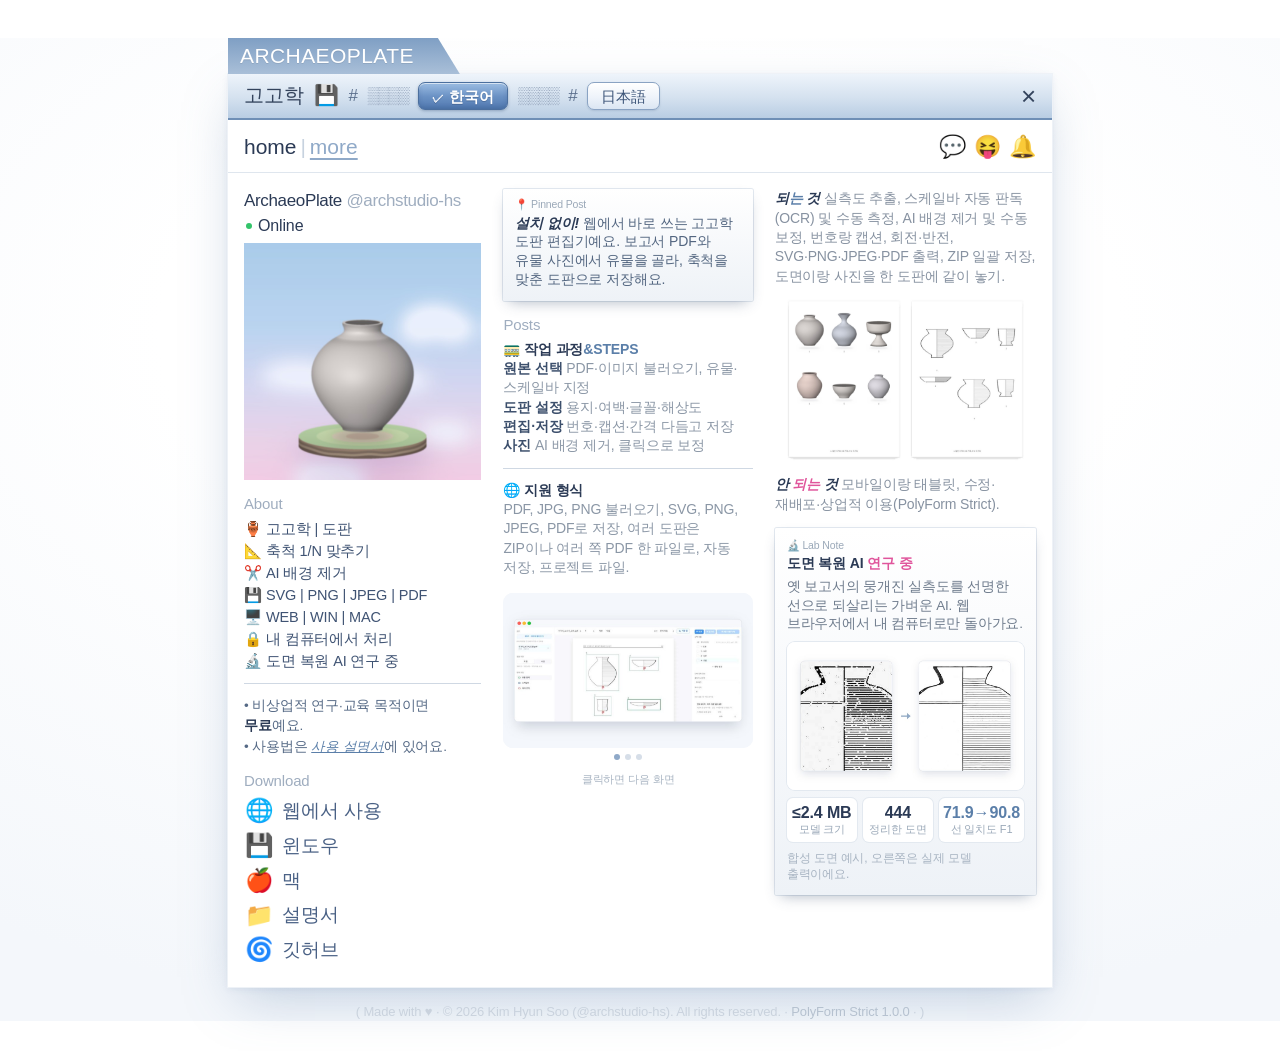
<file: index.html>
<!doctype html>
<html lang="ko">
<head>
<meta charset="utf-8">
<meta name="viewport" content="width=980">
<title>고고학 도판 편집기 · ArchaeoPlate Studio</title>
<meta name="description" content="발굴조사 보고서의 도면과 유물 사진으로 축척을 맞춘 도판을 만드는 프로그램. 웹 브라우저에서 바로 쓰거나 Windows·macOS용으로 내려받을 수 있습니다. 옛 보고서 도면을 되살리는 도면 복원 AI도 연구 중입니다.">
<meta property="og:title" content="고고학 도판 편집기 · ArchaeoPlate Studio">
<meta property="og:description" content="보고서 도면의 축척을 맞추고, 유물 사진의 배경을 지우고, 도판으로 배치해 저장합니다.">
<meta property="og:image" content="img/soft-profile.jpg">
<meta name="theme-color" content="#ffffff">
<link rel="icon" href="icon.svg" type="image/svg+xml">
<link rel="apple-touch-icon" href="apple-touch-icon.png">
<style>
:root{
  --ink:#2b3a55; --txt:#7a8696; --soft:#9fadbf; --blue:#5b7fa9; --blue2:#8fa9c8; --line:#dfe6ee;
  --font:Arial,"Helvetica Neue",Helvetica,"Apple SD Gothic Neo","Malgun Gothic","맑은 고딕",sans-serif;
}
html[lang="ja"]{--font:Arial,"Helvetica Neue",Helvetica,"Hiragino Kaku Gothic ProN","Hiragino Sans",Meiryo,"Yu Gothic",sans-serif}
*{box-sizing:border-box}
html{background:#fff;-webkit-text-size-adjust:100%;text-size-adjust:100%}
body{margin:0;min-height:100vh;color:var(--txt);font:14.5px/1.38 var(--font);letter-spacing:-.01em;word-break:keep-all;
  background:radial-gradient(1200px 700px at 50% 30%,#fff 40%,#f4f7fb 100%)}
html[lang="ja"] body{word-break:normal;line-break:strict}
a{color:var(--blue);text-decoration:none}
a:hover{text-decoration:underline}
img{display:block;max-width:100%}
b,strong{color:var(--ink)}
button{font:inherit;color:inherit;background:none;border:0;padding:0;cursor:pointer}

.page{max-width:860px;margin:38px auto 30px;padding:0 18px;position:relative}
/* 폴더 탭 */
.tag{display:inline-block;position:relative;height:36px;padding:7px 46px 0 12px;color:#fff;font:21px/1 var(--font);letter-spacing:.02em;
  background:linear-gradient(180deg,#7f9fc4,#a9bfd8);clip-path:polygon(0 0,calc(100% - 22px) 0,100% 100%,0 100%);text-shadow:0 1px 0 rgba(0,0,0,.08)}
/* 카드 */
.card{background:#fff;box-shadow:0 0 0 1px #eef2f7,0 18px 50px -10px rgba(91,127,169,.35),0 2px 6px rgba(91,127,169,.12)}
.title{display:flex;align-items:center;gap:10px;height:46px;padding:0 16px;color:#33435c;font-size:20px;
  background:linear-gradient(180deg,#eef4fb 0%,#d4e1ef 55%,#b9cde3 100%);border-bottom:2px solid #6f8fb6}
.title .blk{color:#9aaac0;letter-spacing:-2px;font-size:17px}
.title .hash{color:#5b6f8c;font-size:17px}
.title .lbtn{font:15px/1 var(--font);color:#3d5579;padding:6px 13px 5px;border:1px solid #8aa3c3;border-radius:7px;cursor:pointer;
  background:linear-gradient(#ffffff,#eef3fa 55%,#dbe6f3);box-shadow:inset 0 1px 0 #fff,0 1px 2px rgba(60,90,130,.18);transition:background .15s,border-color .15s,color .15s,transform .1s}
.title .lbtn:hover{border-color:#6f8fb6;color:#22385a;background:linear-gradient(#ffffff,#f4f9ff 55%,#e4eefa)}
.title .lbtn:active{transform:translateY(1px)}
.title .lbtn[aria-pressed="true"]{color:#fff;font-weight:700;border-color:#4b6f9e;cursor:default;text-shadow:0 1px 0 rgba(20,40,70,.25);
  background:linear-gradient(#9cbde3,#6a91c4 52%,#5179b0);box-shadow:inset 0 1px 0 rgba(255,255,255,.6),inset 0 -2px 4px rgba(20,50,90,.15),0 1px 3px rgba(40,70,110,.35)}
.title .lbtn[aria-pressed="true"]::before{content:"✓";font-size:12px;margin-right:5px;opacity:.9}
.title .x{margin-left:auto;font-size:26px;line-height:1;color:#33435c;text-decoration:none}
.title .x:hover{color:#e0559c;text-decoration:none}
.nav{display:flex;align-items:center;gap:8px;padding:12px 16px 10px;border-bottom:1px solid var(--line)}
.nav .tabs{font-size:21px;color:#2b3a55}
.nav .tabs button{font-size:21px;color:var(--blue2);text-decoration:underline;text-underline-offset:4px}
.nav .tabs button[aria-selected="true"]{color:#2b3a55;text-decoration:none}
.nav .tabs .sep{color:#c7d2df;margin:0 4px}
.nav .icons{margin-left:auto;display:flex;align-items:center;gap:8px;font-size:22px}
.nav .icons a{text-decoration:none;filter:saturate(.9);transition:transform .15s}
.nav .icons a:hover{transform:translateY(-2px)}
.lang{display:flex;align-items:center;font-size:13px;margin-right:6px;color:#c7d2df}
.lang button{color:var(--blue2);padding:2px 4px}
.lang button[aria-pressed="true"]{color:#2b3a55;font-weight:700}

/* 3단 */
.cols{display:grid;grid-template-columns:1fr 1.05fr 1.1fr;gap:22px;padding:16px 16px 18px}
.label{color:var(--soft);font-size:15px;margin:14px 0 4px}
.name{font-size:17px;color:var(--ink);letter-spacing:-.02em}
.name span{color:var(--soft)}
.online{font-size:16px;color:var(--ink);margin:2px 0 6px}
.online i{display:inline-block;width:6px;height:6px;border-radius:50%;background:#33c46a;margin:0 6px 2px 2px;vertical-align:middle;animation:blink 2s infinite}
@keyframes blink{50%{opacity:.3}}
.pfp{aspect-ratio:1/1;overflow:hidden;cursor:pointer}
.pfp img{width:100%;height:100%;object-fit:cover;transition:transform .6s,filter .6s;filter:blur(.2px)}
.pfp:hover img{transform:scale(1.04);filter:blur(0)}
.about{list-style:none;margin:0;padding:0;color:#3f5373;font-size:14.5px}
.about li{margin:2px 0;white-space:nowrap}
.about .e{display:inline-block;width:22px}
hr{border:0;border-top:1px solid #cfd8e3;margin:12px 0}
.small{font-size:13.5px;color:#556985;margin:0;line-height:1.5}
.small p{margin:0}
.small a{text-decoration:underline}
.small i{font-style:italic}
.socials{list-style:none;margin:0;padding:0}
.socials li{margin:3px 0}
.socials a{display:flex;align-items:center;gap:8px;color:#4a6185;font-size:19px;text-decoration:none}
.socials a:hover{color:#e0559c}
.socials .e{font-size:23px;width:30px;text-align:center}

.pinned{background:linear-gradient(180deg,#fff,#eef2f7);box-shadow:0 6px 14px -6px rgba(60,80,110,.45),0 0 0 1px #e3e9f0;padding:8px 12px 12px;border-radius:2px;color:#536680;font-size:14px;line-height:1.35}
.pinned .pp{font-size:10.5px;color:#9aa8b8;margin-bottom:2px}
.pinned b{font-style:italic}
.posts h4{margin:0;font-size:14px;color:#2b3a55}
.posts h4 em{font-style:normal;color:var(--blue)}
.posts p{margin:0;color:#8b97a6;font-size:14px}
.posts p b{font-weight:700;color:#3c4f6c}
.box{position:relative;margin:16px auto 4px;width:100%;cursor:pointer}
.box .imgs{position:relative;aspect-ratio:900/560;border-radius:10px;background:#f4f7fb;overflow:hidden;transition:transform .3s}
.box:hover .imgs{transform:scale(1.02)}
.box img{position:absolute;inset:0;width:100%;height:100%;object-fit:cover;object-position:top center;opacity:0;transition:opacity .5s}
.box img.on{opacity:1}
.box .hint{text-align:center;font-size:11px;color:#a8b4c2;margin-top:12px}
.box .dots{display:flex;justify-content:center;gap:5px;margin-top:6px}
.box .dots i{width:6px;height:6px;border-radius:50%;background:#d6dee8}
.box .dots i.on{background:var(--blue2)}

.likes{color:#8792a1;font-size:14px;line-height:1.38;margin:0}
.likes .k{font-weight:700;font-style:italic;color:#2b3a55}
.likes .k u{text-decoration:none;color:var(--blue)}
.likes .k s{text-decoration:none;color:#e0559c}
.fish{margin:12px auto;width:92%;mix-blend-mode:multiply;cursor:zoom-in}
.fish img{filter:blur(.2px)}
.lab{margin:14px 0 0;background:linear-gradient(180deg,#fff,#eef2f7);box-shadow:0 6px 14px -6px rgba(60,80,110,.45),0 0 0 1px #e3e9f0;padding:10px 12px 12px;border-radius:2px}
.lab .pp{font-size:10.5px;color:#9aa8b8;margin-bottom:2px}
.lab h4{margin:0 0 4px;font-size:14px;color:#2b3a55}
.lab h4 em{font-style:normal;color:#e0559c}
.lab p{margin:0;color:#6f7c8d;font-size:13.5px;line-height:1.4}
.lab .shot{margin:8px 0;border-radius:8px;overflow:hidden;cursor:zoom-in;background:#fff;box-shadow:0 0 0 1px #e3e9f0}
.lab .shot img{width:100%}
.lab .num{display:flex;gap:6px;margin:6px 0 8px}
.lab .num div{flex:1;background:#fff;box-shadow:0 0 0 1px #e3e9f0;border-radius:6px;padding:5px 4px;text-align:center;font-size:11px;color:#9aa8b8;line-height:1.25}
.lab .num b{display:block;font-size:16px;color:#2b3a55}
.lab .num .up b{color:var(--blue)}
.lab a{font-size:13px;text-decoration:underline}

/* more */
.more{display:none;padding:16px 18px 20px}
.card.show-more .more{display:block}
.card.show-more .cols{display:none}
.more h3{color:var(--soft);font-weight:400;font-size:15px;margin:14px 0 6px}
.more h3:first-child{margin-top:0}
.dl{display:grid;grid-template-columns:repeat(3,1fr);gap:14px}
.dl div{background:linear-gradient(180deg,#fff,#f1f5f9);box-shadow:0 5px 12px -6px rgba(60,80,110,.4),0 0 0 1px #e3e9f0;padding:10px 12px;font-size:13.5px}
.dl div.mine{box-shadow:0 5px 12px -6px rgba(60,80,110,.4),0 0 0 2px var(--blue2)}
.dl b{display:block;margin-bottom:2px}
.dl ol{margin:4px 0 0;padding-left:18px}
.dl a{font-weight:700}
details{border-top:1px solid var(--line)}
details:last-of-type{border-bottom:1px solid var(--line)}
summary{list-style:none;cursor:pointer;padding:9px 2px;color:#3f5373;font-size:14.5px;display:flex;gap:8px}
summary::-webkit-details-marker{display:none}
summary::before{content:"▸";color:var(--blue2);transition:transform .2s}
details[open] summary::before{transform:rotate(90deg)}
details .body{padding:0 4px 12px 20px;font-size:13.5px;color:#6f7c8d}
details .body p{margin:4px 0}
details ol,details ul{margin:4px 0;padding-left:18px}
code{font:12.5px Consolas,Menlo,monospace;background:#f1f5f9;padding:1px 5px;color:#3f5373;word-break:break-all}
pre{background:#f1f5f9;padding:8px 10px;overflow:auto;margin:6px 0}
pre code{padding:0}
.env{width:100%;border-collapse:collapse;font-size:13.5px}
.env td{padding:5px 4px;border-bottom:1px dotted #d8e0ea}
.env td:first-child{color:var(--soft);width:38%}
.env .no{color:#b3bdc9}

.foot{text-align:center;color:#c9d2dd;font-size:13px;margin:16px 0 0}
.foot a{color:#b5c1cf}

/* 크게 보기 */
.lb{position:fixed;inset:0;background:rgba(240,244,249,.86);backdrop-filter:blur(6px);display:none;place-items:center;z-index:20;cursor:zoom-out;padding:30px}
.lb.on{display:grid}
.lb img{max-width:min(1000px,94vw);max-height:86vh;box-shadow:0 20px 60px -10px rgba(40,60,90,.45);background:#fff}


@media (prefers-reduced-motion:reduce){*{transition:none!important;animation:none!important}}

/* 네온 커서: 평소 하늘색, 누르는 동안 분홍 */
html,body,html *{cursor:url("img/cursor.png") 7 6,auto!important;cursor:-webkit-image-set(url("img/cursor.png") 1x,url("img/cursor@2x.png") 2x) 7 6,auto!important;cursor:image-set(url("img/cursor.png") 1x,url("img/cursor@2x.png") 2x) 7 6,auto!important}
html.pressing,html.pressing *,html :active{cursor:url("img/cursor-press.png") 7 6,auto!important;cursor:-webkit-image-set(url("img/cursor-press.png") 1x,url("img/cursor-press@2x.png") 2x) 7 6,auto!important;cursor:image-set(url("img/cursor-press.png") 1x,url("img/cursor-press@2x.png") 2x) 7 6,auto!important}
</style>
</head>
<body>

<div class="page">
  <div class="tag">ARCHAEOPLATE</div>
  <div class="card" id="card">
    <div class="title">
      <span data-ja="考古学">고고학</span> 💾 <span class="hash">#</span> <span class="blk">▒▒▒▒</span> <button type="button" class="lbtn" data-lang="ko" aria-pressed="true">한국어</button> <span class="blk">▒▒▒▒</span> <span class="hash">#</span> <button type="button" class="lbtn" data-lang="ja" aria-pressed="false" lang="ja">日本語</button>
      <a class="x" href="app/" data-href-ja="ja/app/" title="open">×</a>
    </div>

    <div class="nav">
      <div class="tabs" role="tablist">
        <button role="tab" aria-selected="true" data-tab="home">home</button><span class="sep">|</span><button role="tab" aria-selected="false" data-tab="more">more</button>
      </div>
      <div class="icons">
        <a href="#more" data-tab-link="more" title="help" data-ja-title="ヘルプ">💬</a>
        <a href="https://github.com/archstudio-hs" title="archstudio-hs">😝</a>
        <a href="https://github.com/archstudio-hs/archaeoplate-studio" title="GitHub">🔔</a>
      </div>
    </div>

    <!-- home -->
    <div class="cols">
      <div>
        <div class="name">ArchaeoPlate <span>@archstudio-hs</span></div>
        <div class="online"><i></i>Online</div>
        <div class="pfp" data-zoom="img/soft-profile.jpg"><img src="img/soft-profile.jpg" alt=""></div>
        <div class="label">About</div>
        <ul class="about">
          <li><span class="e">🏺</span><span data-ja="考古学 | 図版">고고학 | 도판</span></li>
          <li><span class="e">📐</span><span data-ja="縮尺 1/N にそろえる">축척 1/N 맞추기</span></li>
          <li><span class="e">✂️</span><span data-ja="AI 背景除去">AI 배경 제거</span></li>
          <li><span class="e">💾</span>SVG | PNG | JPEG | PDF</li>
          <li><span class="e">🖥️</span>WEB | WIN | MAC</li>
          <li><span class="e">🔒</span><span data-ja="ローカル処理">내 컴퓨터에서 처리</span></li>
          <li><span class="e">🔬</span><span data-ja="図面復元AI 研究中">도면 복원 AI 연구 중</span></li>
        </ul>
        <hr>
        <div class="small">
          <p data-ja="• 非商用の研究・教育目的なら<b>無料</b>です。">• 비상업적 연구·교육 목적이면 <b>무료</b>예요.</p>
          <p data-ja="• 使い方は<a href=&quot;manual-ja.pdf&quot;><i>操作マニュアル</i></a>を見てください。">• 사용법은 <a href="manual.pdf"><i>사용 설명서</i></a>에 있어요.</p>
        </div>
        <div class="label" data-ja="Download">Download</div>
        <ul class="socials">
          <li><a href="app/" data-href-ja="ja/app/"><span class="e">🌐</span><span data-ja="ブラウザー">웹에서 사용</span></a></li>
          <li><a href="#" data-gh="releases/latest/download/ArchaeoPlateStudio-Windows.exe" data-gh-ja="releases/latest/download/ArchaeoPlateStudio-JA-Windows.exe"><span class="e">💾</span><span data-ja="Windows版">윈도우</span></a></li>
          <li><a href="#" data-gh="releases/latest/download/ArchaeoPlateStudio-Mac.zip" data-gh-ja="releases/latest/download/ArchaeoPlateStudio-JA-Mac.zip"><span class="e">🍎</span><span data-ja="Mac版">맥</span></a></li>
          <li><a href="manual.pdf" data-href-ja="manual-ja.pdf"><span class="e">📁</span><span data-ja="マニュアル">설명서</span></a></li>
          <li><a href="#" data-gh=""><span class="e">🌀</span><span data-ja="GitHub">깃허브</span></a></li>
        </ul>
      </div>

      <div>
        <div class="pinned">
          <div class="pp">📍 Pinned Post</div>
          <span data-ja="<b>インストール不要!</b> ブラウザーですぐ使える考古学の図版エディタです。報告書のPDFや遺物写真から遺物を選び、縮尺をそろえた図版として保存します。"><b>설치 없이!</b> 웹에서 바로 쓰는 고고학 도판 편집기예요. 보고서 PDF와 유물 사진에서 유물을 골라, 축척을 맞춘 도판으로 저장해요.</span>
        </div>

        <div class="label">Posts</div>
        <div class="posts">
          <h4>🚃 <span data-ja="作業の流れ">작업 과정</span><em>&amp;STEPS</em></h4>
          <p data-ja="<b>元資料</b> PDF・画像を読み込み、遺物とスケールバーを指定"><b>원본 선택</b> PDF·이미지 불러오기, 유물·스케일바 지정</p>
          <p data-ja="<b>設定</b> 用紙・余白・フォント・解像度"><b>도판 설정</b> 용지·여백·글꼴·해상도</p>
          <p data-ja="<b>編集・保存</b> 番号・キャプション・間隔を整えて保存"><b>편집·저장</b> 번호·캡션·간격 다듬고 저장</p>
          <p data-ja="<b>写真</b> AIで背景除去、クリックで補正"><b>사진</b> AI 배경 제거, 클릭으로 보정</p>
        </div>
        <hr>
        <div class="posts">
          <h4>🌐 <span data-ja="対応形式">지원 형식</span></h4>
          <p data-ja="PDF、JPG、PNGを読み込み、SVG、PNG、JPEG、PDFで保存。複数の図版はZIPまたは複数ページのPDFでまとめて保存、自動保存、プロジェクトファイル。">PDF, JPG, PNG 불러오기, SVG, PNG, JPEG, PDF로 저장, 여러 도판은 ZIP이나 여러 쪽 PDF 한 파일로, 자동 저장, 프로젝트 파일.</p>
        </div>

        <div class="box" id="box" title="click">
          <div class="imgs">
            <img class="on" src="img/soft-step1.jpg" data-src-ja="img/soft-step1-ja.jpg" alt="">
            <img src="img/soft-step3.jpg" data-src-ja="img/soft-step3-ja.jpg" alt="" loading="lazy">
            <img src="img/soft-step4.jpg" data-src-ja="img/soft-step4-ja.jpg" alt="" loading="lazy">
          </div>
          <div class="dots"><i class="on"></i><i></i><i></i></div>
          <div class="hint" data-ja="クリックで次の画面">클릭하면 다음 화면</div>
        </div>
      </div>

      <div>
        <p class="likes"><span class="k" data-ja="でき<u>る</u>こと">되<u>는</u> 것</span> <span data-ja="実測図の抽出、スケールバーの自動読み取り（OCR）および手動計測、AI背景除去および手動補正、番号とキャプション、回転・反転、SVG・PNG・JPEG・PDF出力、ZIPで一括保存、図面と写真を同じ図版に並べること。">실측도 추출, 스케일바 자동 판독(OCR) 및 수동 측정, AI 배경 제거 및 수동 보정, 번호랑 캡션, 회전·반전, SVG·PNG·JPEG·PDF 출력, ZIP 일괄 저장, 도면이랑 사진을 한 도판에 같이 놓기.</span></p>
        <div class="fish" data-zoom="img/soft-plate.jpg"><img src="img/soft-plate.jpg" alt=""></div>
        <p class="likes"><span class="k" data-ja="でき<s>ない</s>こと">안 <s>되는</s> 것</span> <span data-ja="スマホとタブレット、改変・再配布・商用利用（PolyForm Strict）。">모바일이랑 태블릿, 수정·재배포·상업적 이용(PolyForm Strict).</span></p>

        <div class="lab">
          <div class="pp">🔬 Lab Note</div>
          <h4><span data-ja="図面復元AI">도면 복원 AI</span> <em data-ja="研究中">연구 중</em></h4>
          <p data-ja="古い報告書のつぶれた実測図を、鮮明な線に戻す軽量AI。ブラウザー内で自分のパソコンだけで動きます。">옛 보고서의 뭉개진 실측도를 선명한 선으로 되살리는 가벼운 AI. 웹 브라우저에서 내 컴퓨터로만 돌아가요.</p>
          <div class="shot" data-zoom="img/soft-restore.jpg"><img src="img/soft-restore.jpg" alt="" loading="lazy"></div>
          <div class="num">
            <div><b>≤2.4 MB</b><span data-ja="モデルの大きさ">모델 크기</span></div>
            <div><b>444</b><span data-ja="整理した図面">정리한 도면</span></div>
            <div class="up"><b>71.9→90.8</b><span data-ja="線の一致度 F1">선 일치도 F1</span></div>
          </div>
          <p style="font-size:12px;color:#a8b4c2" data-ja="合成図面での例。右は実際のモデル出力。">합성 도면 예시, 오른쪽은 실제 모델 출력이에요.</p>
          
        </div>
      </div>
    </div>

    <!-- more -->
    <div class="more" id="more">
      <h3 data-ja="はじめる">시작하기</h3>
      <div class="dl">
        <div data-card="web"><b data-ja="🌐 Web版">🌐 웹</b>
          <ol><li data-ja="ChromeまたはEdgeで開きます。">Chrome이나 Edge에서 열어요.</li><li data-ja="初回はページが一度再読み込みされることがあります。">처음 열 때 한 번 새로고침될 수 있어요.</li></ol>
          <p style="margin:6px 0 0"><a href="app/" data-href-ja="ja/app/" data-ja="開く →">열기 →</a></p></div>
        <div data-card="win"><b>💾 Windows 10 · 11</b>
          <ol><li data-ja="<code>.exe</code>をダウンロードして実行します。"><code>.exe</code>를 내려받아 실행해요.</li><li data-ja="ChromeまたはEdgeのウィンドウで開きます。">Chrome 또는 Edge 창으로 열려요.</li></ol>
          <p style="margin:6px 0 0"><a href="#" data-gh="releases/latest/download/ArchaeoPlateStudio-Windows.exe" data-gh-ja="releases/latest/download/ArchaeoPlateStudio-JA-Windows.exe" data-ja="ダウンロード →">다운로드 →</a></p></div>
        <div data-card="mac"><b data-ja="🍎 macOS 11以降">🍎 macOS 11 이상</b>
          <ol><li data-ja="<code>.zip</code>を解凍します。"><code>.zip</code>을 풀어요.</li><li data-ja="アプリを「アプリケーション」に移動して起動します。">앱을 ‘응용 프로그램’ 폴더로 옮겨 실행해요.</li></ol>
          <p style="margin:6px 0 0"><a href="#" data-gh="releases/latest/download/ArchaeoPlateStudio-Mac.zip" data-gh-ja="releases/latest/download/ArchaeoPlateStudio-JA-Mac.zip" data-ja="ダウンロード →">다운로드 →</a></p></div>
      </div>

      <h3 data-ja="ヘルプ">도움말</h3>
      <details><summary data-ja="セキュリティ警告が出る理由">보안 경고가 뜨는 이유</summary>
        <div class="body"><p data-ja="Windows版・macOS版はコード署名されていないため、ダウンロード時や初回起動時に警告が出ることがあります。大学・研究機関のパソコンで実行できない場合はWeb版を使ってください。">Windows·macOS용 프로그램에는 코드 서명이 없어서, 내려받거나 처음 실행할 때 경고가 뜰 수 있어요. 학교·기관 컴퓨터에서 실행이 막히면 웹 버전을 쓰면 돼요.</p></div></details>
      <details><summary data-ja="ブラウザーでダウンロードがブロックされるとき">브라우저에서 다운로드가 막힐 때</summary>
        <div class="body"><ul>
          <li data-ja="<b>Chrome</b>：右上のダウンロード一覧で警告を確認し、続行の項目があれば、公式GitHub Releasesのファイルか確認してから選びます。"><b>Chrome</b>: 오른쪽 위 다운로드 목록에서 경고를 확인하고, 계속 진행하는 항목이 있으면 공식 GitHub Releases 파일인지 확인한 뒤 골라요.</li>
          <li data-ja="<b>Edge</b>：ダウンロード一覧で <code>···</code> を開き、<code>保持</code> があれば配布元を確認してから選びます。"><b>Edge</b>: 다운로드 목록에서 <code>···</code>을 열고, <code>유지</code>가 있으면 출처를 확인한 뒤 골라요.</li></ul></div></details>
      <details><summary data-ja="Windowsで「WindowsによってPCが保護されました」と出るとき">Windows에서 “Windows의 PC 보호”가 뜰 때</summary>
        <div class="body"><p data-ja="<b>詳細情報</b> → <b>実行</b> を押します。Smart App Controlや機関のポリシーで止められている場合はWeb版を使ってください。"><b>추가 정보</b> → <b>실행</b>을 눌러요. Smart App Control이나 기관 정책으로 막힌 경우엔 웹 버전을 쓰면 돼요.</p></div></details>
      <details><summary data-ja="macOSで起動がブロックされるとき">macOS에서 실행이 막힐 때</summary>
        <div class="body">
          <p data-ja="<b>システム設定 → プライバシーとセキュリティ</b>で<b>「このまま開く」</b>を押します。「壊れているため開けません」と出る場合は、まず再ダウンロードし、それでも同じなら配布元を確認したうえでターミナルで次を実行します。"><b>시스템 설정 → 개인정보 보호 및 보안</b>에서 <b>그래도 열기</b>를 눌러요. “손상되어 열 수 없습니다”라고 뜨면 먼저 다시 내려받아 보고, 그래도 같으면 출처를 확인한 뒤 터미널에서 아래를 실행해요.</p>
          <pre><code data-ja="xattr -dr com.apple.quarantine &quot;/Applications/考古学図版エディタ.app&quot;">xattr -dr com.apple.quarantine "/Applications/고고학 도판 편집기.app"</code></pre></div></details>
      <details><summary data-ja="別のパソコンで作業を続けるには">다른 컴퓨터에서 이어서 하려면</summary>
        <div class="body"><p data-ja="Web版とデスクトップ版は自動保存が別々です。<b>プロジェクト → プロジェクトファイルを保存</b>で保存し、移動先で<b>プロジェクトを読み込む</b>で開きます。">웹 버전과 설치형 프로그램은 자동 저장이 따로예요. <b>프로젝트 → 프로젝트 파일 저장</b>으로 저장하고, 옮겨 간 곳에서 <b>프로젝트 불러오기</b>로 열면 돼요.</p></div></details>

      <h3 data-ja="研究記録">연구 기록</h3>
      <details><summary data-ja="図面復元AI — 古い報告書の実測図の線を復元">도면 복원 AI — 옛 보고서 실측도 선 되살리기</summary>
        <div class="body">
          <p data-ja="研究者が整理した鮮明な実測図444枚を古いスキャンのようにわざと損傷させ、「損傷→元」の組で小さなモデルを一から学習しました。テスト図面24枚（240片）で線の一致度F1は単純拡大71.9に対し、small 90.2・base 90.8。">연구자가 정리한 선명한 실측도 444장을 옛 스캔처럼 일부러 손상시켜 ‘손상본 → 정답’ 쌍으로 작은 모델을 처음부터 학습했어요. 시험 도면 24장(240조각)에서 선 일치도 F1이 단순 확대 71.9 → small 90.2 · base 90.8.</p>
          <p data-ja="拓本は自動判別せず、利用者が範囲を指定して元のまま残します。編集機には「図面復元」機能として今後追加する予定です。">탁본은 자동 판별하지 않고 사용자가 범위를 지정해 원본 그대로 남겨요. 편집기에는 ‘도면 복원’ 기능으로 나중에 넣을 예정이에요.</p>
          
        </div></details>

      <h3 data-ja="推奨環境">권장 환경</h3>
      <table class="env">
        <tr><td data-ja="Webブラウザー">웹 브라우저</td><td data-ja="Chrome・Edge 最新版">Chrome · Edge 최신 버전</td></tr>
        <tr><td>Windows</td><td>Windows 10 · 11</td></tr>
        <tr><td>macOS</td><td data-ja="macOS 11以降">macOS 11 이상</td></tr>
        <tr><td data-ja="画面サイズ">화면 크기</td><td data-ja="横幅1280px以上">가로 1280px 이상</td></tr>
        <tr><td data-ja="スマホ・タブレット">모바일 · 태블릿</td><td class="no" data-ja="未対応">지원 안 함</td></tr>
        <tr><td>Firefox · Safari</td><td class="no" data-ja="未検証">검증 안 함</td></tr>
      </table>
    </div>
  </div>
  <p class="foot">( Made with ♥ · © 2026 Kim Hyun Soo (@archstudio-hs). All rights reserved. · <a data-gh="blob/main/LICENSE.md" href="#">PolyForm Strict 1.0.0</a> · <span id="ver"></span>)</p>
</div>

<div class="lb" id="lb"><img alt=""></div>

<script>
(function () {
  var store = { get: function (k) { try { return localStorage.getItem(k); } catch (e) { return null; } },
                set: function (k, v) { try { localStorage.setItem(k, v); } catch (e) {} } };
  var repo = 'https://github.com/archstudio-hs/archaeoplate-studio';
  var m = location.hostname.match(/^([^.]+)\.github\.io$/);
  if (m) { var nm = location.pathname.split('/').filter(Boolean)[0]; repo = 'https://github.com/' + m[1] + '/' + (nm || (m[1] + '.github.io')); }
  var TITLE = { ko: '고고학 도판 편집기 · ArchaeoPlate Studio', ja: '考古学図版エディタ · ArchaeoPlate Studio' };
  var lang = 'ko';

  // 커서: 누르는 동안 분홍
  var root = document.documentElement;
  window.addEventListener('pointerdown', function (e) { if (e.pointerType === 'mouse') root.classList.add('pressing'); });
  ['pointerup', 'pointercancel', 'blur'].forEach(function (ev) { window.addEventListener(ev, function () { root.classList.remove('pressing'); }); });

  // home | more
  var card = document.getElementById('card');
  var tabs = Array.prototype.slice.call(document.querySelectorAll('[data-tab]'));
  function tab(name) {
    card.classList.toggle('show-more', name === 'more');
    tabs.forEach(function (t) { t.setAttribute('aria-selected', t.dataset.tab === name ? 'true' : 'false'); });
  }
  tabs.forEach(function (t) { t.addEventListener('click', function () { tab(t.dataset.tab); history.replaceState(null, '', t.dataset.tab === 'more' ? '#more' : location.pathname + location.search); }); });
  document.querySelectorAll('[data-tab-link]').forEach(function (a) { a.addEventListener('click', function (e) { e.preventDefault(); tab(a.dataset.tabLink); history.replaceState(null, '', '#more'); }); });
  if (location.hash === '#more') tab('more');

  // 화면 넘기기
  var box = document.getElementById('box'), shots = box.querySelectorAll('img'), dots = box.querySelectorAll('.dots i'), si = 0;
  function nextShot() { si = (si + 1) % shots.length; shots.forEach(function (s, k) { s.classList.toggle('on', k === si); }); dots.forEach(function (d, k) { d.classList.toggle('on', k === si); }); }
  box.addEventListener('click', nextShot);
  if (!window.matchMedia('(prefers-reduced-motion: reduce)').matches) setInterval(function () { if (!box.matches(':hover')) nextShot(); }, 5000);

  // 크게 보기
  var lb = document.getElementById('lb'), lbImg = lb.querySelector('img');
  document.querySelectorAll('[data-zoom]').forEach(function (z) { z.addEventListener('click', function () { lbImg.src = z.dataset.zoom; lb.classList.add('on'); }); });
  lb.addEventListener('click', function () { lb.classList.remove('on'); });
  document.addEventListener('keydown', function (e) { if (e.key === 'Escape') lb.classList.remove('on'); });

  // 운영체제
  var ua = (navigator.userAgentData && navigator.userAgentData.platform) || navigator.platform || navigator.userAgent;
  var os = /win/i.test(ua) ? 'win' : /mac/i.test(ua) ? 'mac' : '';
  if (os) { var c = document.querySelector('[data-card="' + os + '"]'); if (c) c.classList.add('mine'); }

  // 최신 버전
  fetch('https://api.github.com/repos/' + repo.replace('https://github.com/', '') + '/releases/latest')
    .then(function (r) { return r.ok ? r.json() : null; })
    .then(function (j) { if (j && j.tag_name) document.getElementById('ver').textContent = j.tag_name + ' '; })
    .catch(function () {});

  // 언어
  function setLang(l) {
    lang = l; document.documentElement.lang = l; document.title = TITLE[l];
    document.querySelectorAll('[data-ja]').forEach(function (el) {
      if (el.dataset.ko == null) el.dataset.ko = el.innerHTML;
      el.innerHTML = l === 'ja' ? el.dataset.ja : el.dataset.ko;
    });
    [['href', 'data-href'], ['src', 'data-src'], ['title', 'data-ja-title']].forEach(function (p) {
      var sel = p[1] === 'data-ja-title' ? '[data-ja-title]' : '[' + p[1] + '-ja]';
      document.querySelectorAll(sel).forEach(function (el) {
        var ja = p[1] === 'data-ja-title' ? el.getAttribute('data-ja-title') : el.getAttribute(p[1] + '-ja');
        if (el.getAttribute('data-ko-' + p[0]) == null) el.setAttribute('data-ko-' + p[0], el.getAttribute(p[0]) || '');
        el.setAttribute(p[0], l === 'ja' ? ja : el.getAttribute('data-ko-' + p[0]));
      });
    });
    document.querySelectorAll('[data-gh]').forEach(function (a) {
      var p = (l === 'ja' && a.dataset.ghJa) ? a.dataset.ghJa : a.dataset.gh;
      a.href = repo + (p ? '/' + p : '');
    });
    document.querySelectorAll('.lbtn').forEach(function (b) { b.setAttribute('aria-pressed', b.dataset.lang === l ? 'true' : 'false'); });
    store.set('plate-lang', l);
  }
  document.querySelectorAll('.lbtn').forEach(function (b) { b.addEventListener('click', function () { setLang(b.dataset.lang); }); });
  var q = new URLSearchParams(location.search).get('lang');
  var first = q || store.get('plate-lang') || ((navigator.language || '').toLowerCase().indexOf('ja') === 0 ? 'ja' : 'ko');
  setLang(first === 'ja' ? 'ja' : 'ko');
})();
</script>
</body>
</html>
</file>
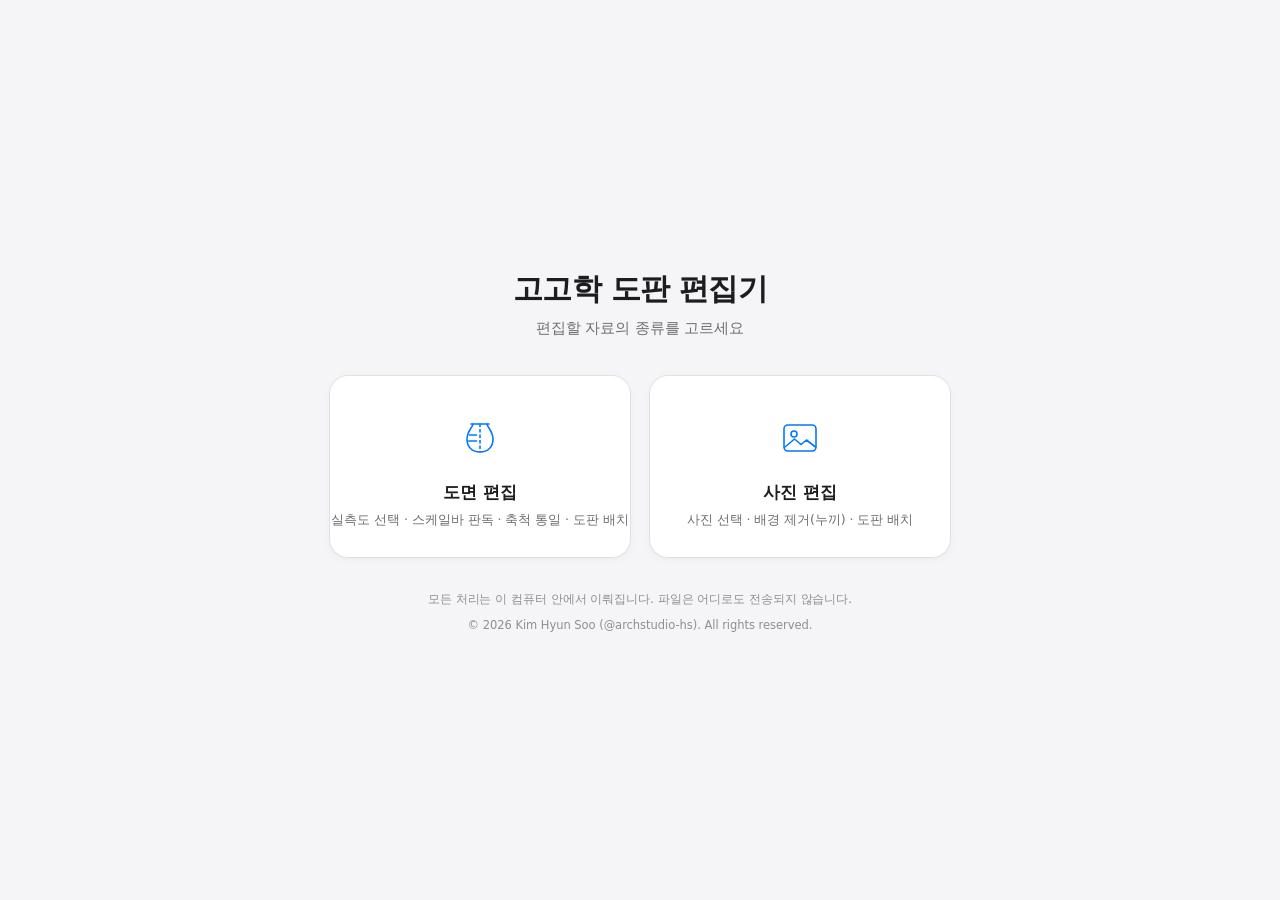
<file: app/index.html>
<!doctype html>
<html lang="ko">
<head>
<meta charset="utf-8">
<meta name="viewport" content="width=1280">
<meta name="theme-color" content="#f5f5f7">
<title>고고학 도판 편집기</title>
<link rel="icon" href="data:image/svg+xml,%3Csvg xmlns='http://www.w3.org/2000/svg' viewBox='0 0 32 32'%3E%3Crect width='32' height='32' rx='7' fill='%231d1d1f'/%3E%3Cpath d='M11 9h10c0 5 3 7 3 11 0 3-3 4-8 4s-8-1-8-4c0-4 3-6 3-11z' fill='none' stroke='%23fff' stroke-width='1.8'/%3E%3C/svg%3E">
<link rel="stylesheet" href="styles.css?v=1a8c8a1ff5">
<script>
(function(){
  if(window.crossOriginIsolated||!window.isSecureContext||!('serviceWorker' in navigator))return;
  navigator.serviceWorker.register('sw.js').then(function(){
    if(navigator.serviceWorker.controller)return;
    var key='plate.coi.reloaded';
    try{if(sessionStorage.getItem(key))return;sessionStorage.setItem(key,'1');}catch(e){return;}
    navigator.serviceWorker.ready.then(function(){location.reload();});
  }).catch(function(e){console.warn('서비스 워커 등록 실패(속도만 느려질 뿐 사용에는 지장 없음):',e);});
})();
</script>
</head>
<body class="awaiting-workspace">
<section id="workspaceChooser" class="workspace-chooser" aria-label="작업 종류 선택">
  <div class="chooser-inner">
    <h1 class="chooser-heading">고고학 도판 편집기</h1>
    <p class="chooser-lead">편집할 자료의 종류를 고르세요</p>
    <div class="chooser-grid">
      <button type="button" class="chooser-option" data-choose-workspace="drawing" aria-label="도면 편집 시작">
        <span class="chooser-icon" aria-hidden="true">
          <svg viewBox="0 0 48 48" fill="none" stroke="currentColor" stroke-width="1.6" stroke-linecap="round" stroke-linejoin="round"><path d="M15 10h18"/><path d="M17 10c0 3-6 7-6 15 0 8 5 13 13 13s13-5 13-13c0-8-6-12-6-15"/><path d="M24 10v28" stroke-dasharray="2.5 3"/><path d="M13.5 21h7M12.6 27h8"/></svg>
        </span>
        <span class="chooser-title">도면 편집</span>
        <span class="chooser-description">실측도 선택 · 스케일바 판독 · 축척 통일 · 도판 배치</span>
      </button>
      <button type="button" class="chooser-option" data-choose-workspace="photo" aria-label="사진 편집 시작">
        <span class="chooser-icon" aria-hidden="true">
          <svg viewBox="0 0 48 48" fill="none" stroke="currentColor" stroke-width="1.6" stroke-linecap="round" stroke-linejoin="round"><rect x="8" y="11" width="32" height="26" rx="4"/><circle cx="18" cy="20" r="3"/><path d="M9 33l9.500-8 6.500 5.500 5.500-4.500L39.500 33"/></svg>
        </span>
        <span class="chooser-title">사진 편집</span>
        <span class="chooser-description">사진 선택 · 배경 제거(누끼) · 도판 배치</span>
      </button>
    </div>
    <p class="chooser-foot">모든 처리는 이 컴퓨터 안에서 이뤄집니다. 파일은 어디로도 전송되지 않습니다.</p>
    <p class="chooser-copy">© 2026 Kim Hyun Soo (@archstudio-hs). All rights reserved.</p>
  </div>
</section>
<div id="appWindow" class="app-window">
  <header class="topbar">
    <div class="brand"><button type="button" id="brandHome" class="brand-home" title="처음 화면으로 이동">고고학 도판 편집기</button><span id="workflowName" aria-live="polite"></span></div>
    <nav class="steps segmented" aria-label="작업 단계">
      <button class="step active" data-step="1"><b>1</b>원본 선택</button>
      <button class="step" data-step="2"><b>2</b>도판 설정</button>
      <button class="step" data-step="3"><b>3</b>최종 편집</button>
    </nav>
    <div class="top-actions">
      <details class="project-menu" id="projectMenu">
        <summary class="menu-button" aria-label="프로젝트 저장 및 불러오기"><svg class="btn-ico" viewBox="0 0 16 16" fill="none" stroke="currentColor" stroke-width="1.4" stroke-linecap="round" stroke-linejoin="round" aria-hidden="true"><path d="M2.5 2.5h8.8l2.2 2.2v8.8a1 1 0 0 1-1 1h-10a1 1 0 0 1-1-1v-10a1 1 0 0 1 1-1z"/><path d="M5 2.5v3.5h5.5V2.5"/><path d="M4.8 13.5V9.2h6.4v4.3"/></svg><span class="project-menu-label">프로젝트</span></summary>
        <div class="project-tools menu">
          <button id="saveProject" type="button" class="menu-item">프로젝트 파일 저장</button>
          <label for="loadProject" class="menu-item file-btn">프로젝트 불러오기…</label><input type="file" id="loadProject" accept=".plateproj,.zip" hidden>
        </div>
      </details>
      <button type="button" id="clearProject" class="mini danger-solid">작업 초기화</button>
    </div>
  </header>
<main>
<section id="step1" class="screen">
  <aside class="panel leftpanel">
    <h3>원본</h3>
    <label class="upload mini block" for="sourceFiles"><span>PDF · 이미지 불러오기</span></label>
    <input id="sourceFiles" type="file" accept="application/pdf,image/*,.pdf,.png,.jpg,.jpeg,.webp,.tif,.tiff" multiple hidden>
    <div class="hint">여러 파일을 한 번에 추가할 수 있어요</div>
    <div id="docList" class="doclist mutedbox">불러온 자료가 없습니다.</div>
    <h3 id="modeSwitchHeading">원본 유형</h3>
    <div class="seg segmented"><button class="mode active" data-mode="drawing">도면</button><button class="mode" data-mode="photo">사진</button></div>
    <div class="formgroup drawing-only"><label>현재 축척 그룹</label><select id="scaleGroupSelect"></select></div><div id="pageGroupHint" class="page-group-hint drawing-only" role="status">같은 페이지 유물은 자동으로 축척을 공유합니다.</div><button type="button" id="addScaleSet" class="mini block drawing-only">＋ 축척 추가</button><div id="scaleSetHint" class="hidden" aria-hidden="true"></div>
    <h3>영역 지정</h3>
    <div class="toollist">
      <button class="tool active" data-tool="object"><i class="swatch greenbox"></i>유물 영역</button>
      <button class="tool drawing-only" data-tool="bar"><i class="swatch bluebox"></i>스케일바</button>
      <button class="tool" data-tool="erase"><i class="swatch redbox"></i>제거 영역</button>
    </div>
  </aside>
  <section class="centerpanel">
    <div class="toolbar">
      <button type="button" id="toggleLeftPanel" class="mini panel-toggle" aria-pressed="false" title="왼쪽 패널 접기/펼치기">◀</button>
      <div class="grow controls-inline">
        <select id="docSelect" aria-label="자료"></select>
        <select id="pageSelect" aria-label="쪽"></select>
        <div class="pager"><button id="prevPage" class="mini" aria-label="이전 쪽">이전</button><button id="nextPage" class="mini" aria-label="다음 쪽">다음</button></div>
      </div>
      <div class="controls-inline">
        <label class="caption" for="canvasZoom">화면</label>
        <select id="canvasZoom"><option value="fit">전체 맞춤</option><option value="1">100% (맞춤)</option><option value="1.5">150%</option><option value="2">200%</option><option value="3">300%</option></select><button type="button" id="canvasPanZoom" class="mini pan-zoom-btn" aria-pressed="false" title="켜면 휠로 확대·축소하고 마우스로 화면을 이동합니다"><svg class="btn-ico" viewBox="0 0 16 16" fill="none" stroke="currentColor" stroke-width="1.6" stroke-linecap="round" stroke-linejoin="round" aria-hidden="true"><circle cx="7" cy="7" r="4.5"/><path d="M10.5 10.5L14 14"/><path d="M7 5v4M5 7h4"/></svg><span>이동·줌</span></button>
        <button type="button" id="toggleRightPanel" class="mini panel-toggle" aria-pressed="false" title="오른쪽 패널 접기/펼치기">▶</button>
      </div>
    </div>
    <div class="canvaswrap" id="canvasWrap">
      <div id="emptyCanvas" class="empty">PDF나 이미지 자료를 추가하면 여기서 영역을 지정할 수 있습니다.</div>
      <canvas id="pageCanvas" class="hidden"></canvas>
    </div>
    <div class="legendbar"><span class="greenbox"></span> 유물 <span class="bluebox"></span> 스케일바 <span class="redbox"></span> 제거영역</div>
  </section>
  <aside class="panel rightpanel">
    <div id="itemActions" class="item-actions-top"><button type="button" id="undoAction" class="mini action-blue" title="되돌리기 Ctrl+Z">↶ 뒤로</button><button type="button" id="redoAction" class="mini action-blue" title="다시 실행 Ctrl+Y">↷ 앞으로</button><button type="button" id="removeChecked" class="mini action-blue" disabled>체크한 유물 삭제</button></div>
    <div class="panelhead"><h3>선택 유물</h3><span id="itemCount">0점</span></div>
    <div id="itemList" class="itemlist mutedbox">유물을 지정하면 여기에 추가됩니다.</div>
    <h3>선택 항목 정보</h3>
    <div id="editor" class="editor disabled">
      <div class="formgroup"><label for="site">출토지·고분명</label><input id="site" type="text"></div>
      <div class="formgroup"><label for="itemNumber">표시 번호</label><input id="itemNumber" type="text"></div>
      <div class="formgroup photo-only hidden"><label for="photoWidth">사진 너비(mm) <span class="label-note">비우면 자동</span></label><input id="photoWidth" type="number" step="0.5" min="3" placeholder="자동"></div>
      <div class="photo-only hidden" id="photoMaskPanel">
        <label class="check-inline"><input id="removeBg" type="checkbox" checked><span>사진 배경 자동 제거</span></label>
        <button id="editMask" type="button" class="mini block">객체 선택으로 누끼 고치기…</button>
        <div id="selInfo" class="guidehint" aria-live="polite"></div>
      </div>
      <div id="eraseStatus" class="guidehint" aria-live="polite">유물 번호·문자 자동 확인</div>
      <div id="aiRestoreBox" class="ai-box hidden" aria-live="polite"></div>
    </div>
    <section id="pageScalePanel" class="group-scale-card drawing-only hidden" aria-label="현재 축척 그룹 일괄 설정">
      <h3>현재 페이지 · 축척 그룹 일괄 설정</h3>
      <div class="group-scale-note" id="groupScaleInfo">유물을 먼저 지정해 주세요.</div>
      <div id="scaleThumbWrap" class="scale-thumb-wrap scale-fold drawing-only hidden" title="현재 스케일바 확대 미리보기"><canvas id="scaleThumbCanvas" class="scale-thumb-canvas" aria-label="현재 스케일바 확대 미리보기"></canvas></div>
      <div id="scaleAsk" class="scale-ask hidden"><p class="scale-ask-q">도면 눈금이 <b id="scaleAskValue"></b> 맞나요?</p><div class="scale-ask-btns"><button type="button" id="scaleAskYes" class="mini">맞아요</button><button type="button" id="scaleAskEdit" class="mini">수정</button></div></div>
      <div id="scaleDone" class="scale-done hidden"><svg viewBox="0 0 16 16" fill="none" stroke="currentColor" stroke-width="1.5" stroke-linecap="round" stroke-linejoin="round" aria-hidden="true"><circle cx="8" cy="8" r="6.5"/><path d="M5.2 8.2l1.9 1.9 3.7-4"/></svg><span id="scaleDoneText"></span><button type="button" id="scaleDoneEdit" class="mini quiet">수정</button></div>
      <div class="grid2 scale-fold drawing-only">
        <div class="formgroup"><label for="barLength">스케일바 실제 길이</label><input id="barLength" type="number" step="any" min="0.001"></div>
        <div class="formgroup"><label for="barUnit">단위</label><select id="barUnit"><option value="cm">cm</option><option value="mm">mm</option><option value="m">m</option></select></div>
      </div>
      <div class="formgroup drawing-only"><label for="itemScale">이 유물의 목표 축척 (1/N)</label><input id="itemScale" type="number" step="any" min="1" placeholder="" required></div>
      <div id="scaleOCRStatus" class="ocrstatus scale-fold drawing-only">가로·세로 스케일바를 네모로 지정하면 방향·숫자·단위를 자동 판독합니다.</div>
      <details class="drawing-only disclosure" id="scaleAdvanced"><summary>판독 실패 시 수동 보정</summary><div class="guidehint">자동 판독이 안 되면 아래 버튼으로 길이를 직접 재세요.</div>
      <div class="formgroup"><label for="pixelLength">픽셀 길이</label><input id="pixelLength" class="empty-field" type="number" step="0.01" min="0.01" placeholder="비어 있음"></div>
      <button id="measurePixels" class="mini block drawing-only" type="button">도면에서 길이 직접 재기</button><div id="measureHint" class="guidehint" aria-live="polite">막대의 시작점부터 끝점까지 마우스로 선을 그으세요. 가로·세로 모두 가능합니다.</div></details>
    </section>
  </aside>
</section>
<section id="step2" class="screen hidden settingspage">
  <div class="settingscard">
    <div class="settings-heading"><h2>도판 설정</h2><p>용지, 여백과 서체를 정리하세요.</p></div>
    <div class="settingsgrid">
      <div>
        <h3>종이 규격</h3>
        <div class="grid2">
          <div class="formgroup"><label for="paperPreset">규격</label><select id="paperPreset"><option value="A4">A4</option><option value="A3">A3</option><option value="B5" selected>B5</option><option value="custom">직접입력</option></select></div>
          <div class="formgroup"><label for="orientation">방향</label><select id="orientation"><option value="portrait" selected>세로</option><option value="landscape">가로</option></select></div>
        </div>
        <div class="grid2" id="customSizeRow">
          <div class="formgroup"><label for="plateWidth">너비(mm)</label><input id="plateWidth" type="number" step="0.001" value="176"></div>
          <div class="formgroup"><label for="plateHeight">높이(mm)</label><input id="plateHeight" type="number" step="0.001" value="250"></div>
        </div>
        <div class="grid2">
          <div class="formgroup"><label for="marginTB">위/아래 여백(mm)</label><input id="marginTB" type="number" step="0.1" value="10"></div>
          <div class="formgroup"><label for="marginLR">좌/우 여백(mm)</label><input id="marginLR" type="number" step="0.1" value="10"></div>
        </div>
        <div class="formgroup"><label for="fontSelect">글꼴</label><select id="fontSelect"><option value="Arial">Arial</option><option value="Malgun Gothic">맑은 고딕</option><option value="Apple SD Gothic Neo">Apple SD Gothic Neo</option><option value="Noto Sans KR">Noto Sans KR</option></select><input id="fontCustom" type="text" placeholder="글꼴명 직접 입력"><button type="button" id="loadLocalFonts" class="mini">내 컴퓨터 글꼴 불러오기</button><small id="fontStatus" aria-live="polite"></small></div>
      </div>
      <div>
        <h3>배경 및 표시</h3>
        <div class="formgroup"><label for="background">배경</label><select id="background"><option value="white">흰색</option><option value="gray">연회색</option><option value="transparent">투명</option><option value="black">검정색</option></select></div>
        <div class="formgroup"><label for="guideStyle">여백 가이드</label><select id="guideStyle"><option value="solid">검은 실선</option><option value="none" selected>없음</option></select></div>
        <div class="formgroup"><label for="qualityDpi">출력 해상도 (DPI)</label><select id="qualityDpi"><option value="150">150 · 웹용</option><option value="300">300 · 기본</option><option value="450" selected>450 · 고화질</option><option value="600">600 · 고화질</option><option value="900">900 · 초고화질 (고용량)</option><option value="1200">1200 · 최고화질 (고용량)</option></select></div>
        <div class="hint">해상도는 저장할 때 적용됩니다. 미리보기는 빠르게 보이도록 300DPI로 그립니다.</div>
        <div class="grid2">
          <div class="formgroup"><label for="exportFormat">저장 형식</label><select id="exportFormat"><option value="svg" selected>SVG</option><option value="png">PNG</option><option value="jpeg">JPEG</option><option value="pdf">PDF</option></select></div>
          <div class="formgroup"><label for="exportMode">저장 범위</label><select id="exportMode"><option value="artboard">대지 전체 내보내기</option><option value="artwork">오브젝트만 내보내기</option></select></div>
        </div>
      </div>
    </div>
    <div class="navbuttons"><button class="mini" data-back="1">이전</button><button class="primary" data-next="3">다음</button></div>
  </div>
</section>
<section id="step3" class="screen hidden reviewpage">
  <aside class="panel reviewleft">
    <h3>번호 · 캡션</h3>
    <div class="grid2">
      <div class="formgroup"><label for="labelSize">번호 글자 크기(mm)</label><input id="labelSize" type="number" step="0.1" value="3.4"></div>
      <div class="formgroup"><label for="captionSize">캡션 글자 크기(mm)</label><input id="captionSize" type="number" step="0.1" value="3.4"></div>
    </div>
    <div class="formgroup"><label for="numberGap">유물과 번호 사이 간격 (mm)</label><input id="numberGap" type="number" min="0" max="30" step="0.5" value="3"></div>
    <div class="formgroup"><label for="caption">도판 내부 캡션 <span class="label-note">도판에서 더블클릭해 수정</span></label><div class="caption-head-row"><select id="captionPageSelect"><option value="all">전체 공통</option></select><div class="segmented caption-align" role="group" aria-label="캡션 정렬"><button type="button" class="cap-align" data-align="left" title="왼쪽 정렬">좌</button><button type="button" class="cap-align active" data-align="center" title="가운데 정렬">중</button><button type="button" class="cap-align" data-align="right" title="오른쪽 정렬">우</button></div></div><textarea id="caption" class="caption-box" rows="2" placeholder="빈칸이면 출토지로 캡션 자동 생성"></textarea><div class="toolrow"><button type="button" id="addExtraCaption" class="mini grow">＋ 캡션 추가</button><button type="button" id="removeExtraCaption" class="mini danger hidden">선택 캡션 삭제</button></div><div id="extraCaptionList" class="extra-caption-list"></div></div>
    <div class="correction-panel" id="photoToolsPanel">
      <h3>선택 사진 · 누끼</h3>
      <div id="photoToolsTarget" class="guidehint">사진을 선택하면 누끼를 다시 지정할 수 있어요.</div>
      <button type="button" id="editMaskFinal" class="mini block">객체 선택으로 누끼 고치기…</button>
    </div>
    <div class="correction-panel" id="transformPanel">
      <h3>선택 유물 · 회전 / 반전</h3>
      <div id="transformTarget" class="guidehint">도판에서 유물을 선택하면 회전·반전할 수 있어요.</div>
      <div class="toolrow transform-row"><button type="button" id="rotLeft" class="mini">↶ 90°</button><button type="button" id="rotRight" class="mini">↷ 90°</button><button type="button" id="flipH" class="mini">⇄ 좌우</button><button type="button" id="flipV" class="mini">⇅ 상하</button></div>
      <div class="transform-angle-row"><label for="rotAngle">각도(°)</label><input id="rotAngle" type="number" step="1" min="-360" max="360" value="0"><button type="button" id="resetTransform" class="mini">초기화</button></div>
    </div>
    <div class="correction-panel" id="plateScaleBarPanel">
      <h3>축척 스케일바 추가</h3>
      <div id="usedScaleQuick" class="used-scale-quick"></div>
      <div class="grid3-scale">
        <div class="formgroup"><label for="sbScaleDenom">축척 (1/N)</label><input id="sbScaleDenom" type="number" step="any" min="1" value="3"></div>
        <div class="formgroup"><label for="sbRealLen">길이</label><input id="sbRealLen" type="number" step="any" min="0.1" value="10"></div>
        <div class="formgroup"><label for="sbUnit">단위</label><select id="sbUnit"><option value="cm" selected>cm</option><option value="mm">mm</option><option value="m">m</option></select></div>
      </div>
      <div class="toolrow"><button type="button" id="addPlateScaleBar" class="mini grow">＋ 스케일바 추가</button><button type="button" id="removePlateScaleBar" class="mini danger hidden">선택 삭제</button></div>
    </div>
    <h3>보기 · 정렬</h3>
    <div class="formgroup"><label>보조선</label><div class="toolrow guide-row"><button type="button" id="addGuideV" class="mini">세로선</button><button type="button" id="addGuideH" class="mini">가로선</button><button type="button" id="addGuideBox" class="mini">사각형</button><button type="button" id="clearGuides" class="mini">모두 삭제</button></div></div>
    <div id="guideBoxSettings" class="guide-box-controls"><label>사각형 보조선 · 테두리에서 안쪽 여백(mm)</label><div class="grid4"><div class="formgroup"><label for="guideInsetLeft">좌</label><input id="guideInsetLeft" type="number" min="0" step="0.5" value="5"></div><div class="formgroup"><label for="guideInsetRight">우</label><input id="guideInsetRight" type="number" min="0" step="0.5" value="5"></div><div class="formgroup"><label for="guideInsetTop">위</label><input id="guideInsetTop" type="number" min="0" step="0.5" value="5"></div><div class="formgroup"><label for="guideInsetBottom">아래</label><input id="guideInsetBottom" type="number" min="0" step="0.5" value="5"></div></div></div>
    <div class="align-section">
      <label>간격 정렬</label>
      <div class="align-buttons"><button type="button" id="alignDistribute" class="mini align-btn">가로 간격 동일하게</button><button type="button" id="alignDistributeVertical" class="mini align-btn">세로 간격 동일하게</button></div>
    </div>
<div id="reviewList" class="hidden" aria-hidden="true"></div>
    <div class="navbuttons"><span class="live-hint">변경 사항 자동 반영</span></div>
  </aside>
  <section class="previewpanel">
    <div class="toolbar"><button type="button" id="toggleReviewPanel" class="mini panel-toggle" aria-pressed="false" title="왼쪽 패널 접기/펼치기">◀</button><div class="preview-title"><span id="previewStatus">도판 미리보기</span></div><div id="selectionStatus" class="selection-status hidden"></div><button type="button" id="addArtboard" class="mini" title="새 빈 대지 추가">＋ 대지 추가</button><div class="review-history"><button type="button" id="reviewUndo" class="mini action-blue" title="되돌리기 Ctrl+Z">↶ 뒤로</button><button type="button" id="reviewRedo" class="mini action-blue" title="다시 실행 Ctrl+Y">↷ 앞으로</button></div><select id="previewZoom" class="toolbar-zoom" aria-label="미리보기 확대"><option value="fit" selected>맞춤</option><option value="0.6">60%</option><option value="0.8">80%</option><option value="1">100%</option><option value="1.2">120%</option><option value="1.5">150%</option><option value="2">200%</option></select><button type="button" id="previewPanZoom" class="mini pan-zoom-btn" aria-pressed="false" title="켜면 휠로 확대·축소하고 마우스로 화면을 이동합니다"><svg class="btn-ico" viewBox="0 0 16 16" fill="none" stroke="currentColor" stroke-width="1.6" stroke-linecap="round" stroke-linejoin="round" aria-hidden="true"><circle cx="7" cy="7" r="4.5"/><path d="M10.5 10.5L14 14"/><path d="M7 5v4M5 7h4"/></svg><span>이동·줌</span></button><button id="exportSvg" class="primary exportbtn" type="button">SVG 저장</button></div>
    <div class="previewwrap" id="previewViewport"><div id="previewHolder"></div></div>
  </section>
</section>
</main>
  <footer class="statusbar"><span id="footerStatus" aria-live="polite"></span><span class="copyright">© 2026 Kim Hyun Soo (@archstudio-hs). All rights reserved.</span><span id="saveStateInfo" class="status-save">자동 저장 준비</span><span class="ver">v2.5.3</span></footer>
</div>
<div id="maskModal" class="mask-modal hidden">
  <div class="mask-dialog sheet" role="dialog" aria-labelledby="maskTitle">
    <div class="sheet-head"><b id="maskTitle">객체 선택</b></div>
    <div class="mask-tools">
      <div class="segmented"><button type="button" class="selmode active" id="selKeep">＋ 남길 유물</button><button type="button" class="selmode" id="selDrop">－ 지울 부분</button></div>
      <div class="segmented" title="지정 방법"><button type="button" class="selmode active" id="selToolClick">클릭</button><button type="button" class="selmode" id="selToolRegion">영역 그리기</button></div>
      <button type="button" class="mini" id="selUndo">되돌리기</button>
      <button type="button" class="mini" id="selReset">자동 결과로</button>
      <span class="grow"></span>
      <label class="check-inline" id="selUseAIRow"><input type="checkbox" id="selUseAI" checked><span>AI 누끼</span></label>
      <label class="caption" for="selZoom">확대</label><select id="selZoom"><option value="1">맞춤</option><option value="1.5">150%</option><option value="2">200%</option><option value="3">300%</option><option value="4">400%</option></select><button type="button" id="maskPanZoom" class="mini pan-zoom-btn" aria-pressed="false" title="켜면 휠로 확대·축소하고 마우스로 화면을 이동합니다 (꺼져 있어도 Alt+휠 줌, 마우스 가운데 버튼 드래그 이동 가능)"><svg class="btn-ico" viewBox="0 0 16 16" fill="none" stroke="currentColor" stroke-width="1.6" stroke-linecap="round" stroke-linejoin="round" aria-hidden="true"><circle cx="7" cy="7" r="4.5"/><path d="M10.5 10.5L14 14"/><path d="M7 5v4M5 7h4"/></svg><span>이동·줌</span></button>
    </div>
    <div id="maskViewport"><div id="maskLoading" class="mask-loading hidden" role="status" aria-live="polite"><i class="mask-spinner" aria-hidden="true"></i><b id="maskLoadingTitle">사진과 자동 누끼를 불러오는 중입니다…</b><span id="maskLoadingSub">고화질 사진이나 첫 실행 시 몇 초 정도 걸릴 수 있습니다. 잠시만 기다려 주세요.</span></div><canvas id="maskCanvas"></canvas></div>
    <div class="sheet-foot mask-footer"><span id="selStatus" aria-live="polite"></span><span class="mask-actions"><button type="button" class="mini" id="closeMask">취소</button><button type="button" id="saveMask" class="primary">적용</button></span></div>
  </div>
</div>
<div id="busy" class="busy hidden" role="alertdialog" aria-live="assertive">
  <div class="busy-box sheet"><div id="busyText">처리 중…</div><div class="busy-bar"><i id="busyBar"></i></div><button type="button" id="busyCancel" class="mini">취소</button></div>
</div>
<div id="toast" role="status" aria-live="polite"></div>
<script>window.__PLATE__={"version":"2.5.3","vendor":{"pdf":"vendor/pdfjs-3.11.174","tess":"vendor/tesseract-5.1.1","ort":"vendor/ort-1.31.1"},"modelsBase":"models","models":{"matting":{"inputSize":1024,"mean":[0.5,0.5,0.5],"std":[1,1,1],"sigmoid":false,"title":"IS-Net general-use (자동 누끼)","license":"Apache-2.0 · xuebinqin/DIS","parts":["matting.65b82ab3ad.part00","matting.65b82ab3ad.part01","matting.65b82ab3ad.part02","matting.65b82ab3ad.part03","matting.65b82ab3ad.part04"],"bytes":90633246,"sha256":"65b82ab3ad5e417d547134faf51a326da8e8c3bd5bbecfc8786f962edc398c66"},"samEncoder":{"inputSize":[684,1024],"_입력":"inputSize 는 [세로, 가로]. 이 인코더는 1024×684 캔버스 기준으로 내보낸 것이라 다른 크기를 넣으면 마스크가 밀린다.","title":"MobileSAM 인코더 (객체 선택)","license":"Apache-2.0 · ChaoningZhang/MobileSAM","parts":["samEncoder.b97b71dac3.part00"],"bytes":16724033,"sha256":"b97b71dac3d32358b2f5e50bc364c1558e571f37115c18b3b9099b85acb68d17"},"samDecoder":{"title":"SAM 마스크 디코더 (객체 선택)","license":"Apache-2.0 · facebookresearch/segment-anything","parts":["samDecoder.6bacf3eb07.part00"],"bytes":8388985,"sha256":"6bacf3eb079daec4b763d96a0f5dc65341972ec14f5d1264a5f9df768160c905"}},"assets":{"cutoutWorker":"js/cutout-worker.js?v=3971c5e9d2","restoreWorker":"js/restore-worker.js?v=0df7656692","restoreModel":"ai/restore-x2-v2.onnx?v=45e85cf9d4","restoreFastModel":"ai/restore-x2-small-v2.onnx?v=8c3a8910fb"}};</script>
<script src="vendor/pdfjs-3.11.174/pdf.min.js"></script>
<script src="vendor/tesseract-5.1.1/tesseract.min.js"></script>
<script src="js/ocr.js?v=7fcf157e5d"></script>
<script src="js/zip.js?v=494788d626"></script>
<script src="js/storage.js?v=84bf0d9826"></script>
<script src="js/layout.js?v=3b11fb01eb"></script>
<script src="js/engine.js?v=e93a93003c"></script>
<script src="js/cutout.js?v=6292ac39c5"></script>
<script src="js/restore-post.js?v=7ab6b644df"></script>
<script src="js/airestore.js?v=85ccdcf752"></script>
<script src="js/app.js?v=adea21812a"></script>
</body>
</html>
</file>
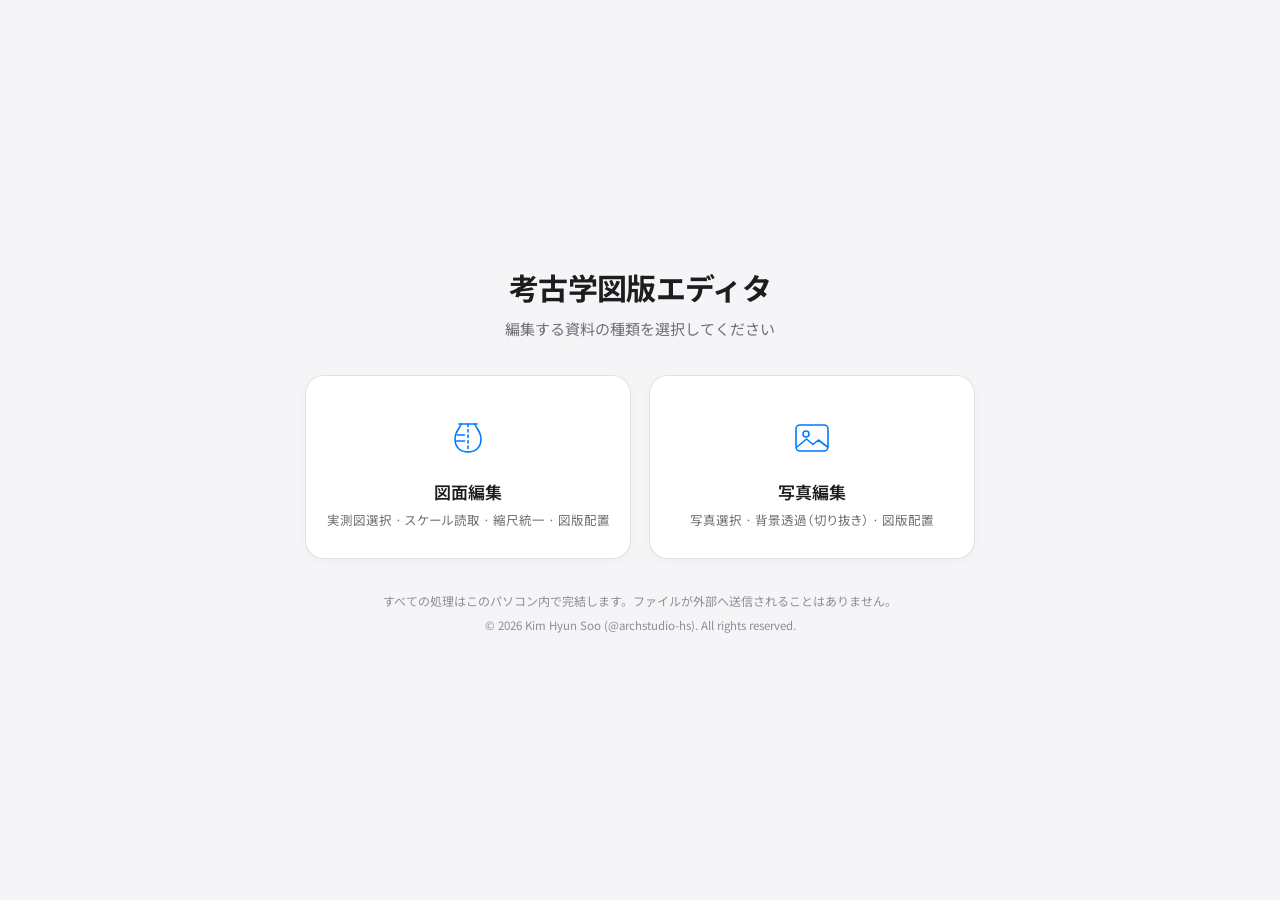
<file: ja/app/index.html>
<!doctype html>
<html lang="ja">
<head>
<meta charset="utf-8">
<meta name="viewport" content="width=1280">
<meta name="theme-color" content="#f5f5f7">
<title>考古学図版エディタ</title>
<link rel="icon" href="data:image/svg+xml,%3Csvg xmlns='http://www.w3.org/2000/svg' viewBox='0 0 32 32'%3E%3Crect width='32' height='32' rx='7' fill='%231d1d1f'/%3E%3Cpath d='M11 9h10c0 5 3 7 3 11 0 3-3 4-8 4s-8-1-8-4c0-4 3-6 3-11z' fill='none' stroke='%23fff' stroke-width='1.8'/%3E%3C/svg%3E">
<link rel="preconnect" href="https://fonts.googleapis.com">
<link rel="preconnect" href="https://fonts.gstatic.com" crossorigin>
<link rel="stylesheet" href="https://fonts.googleapis.com/css2?family=Noto+Sans+JP:wght@400;500;600;700&display=swap" crossorigin="anonymous">
<link rel="stylesheet" href="styles.css?v=b96f2c690b">
<script>
(function(){
  if(window.crossOriginIsolated||!window.isSecureContext||!('serviceWorker' in navigator))return;
  navigator.serviceWorker.register('sw.js').then(function(){
    if(navigator.serviceWorker.controller)return;
    var key='plate.ja.coi.reloaded';
    try{if(sessionStorage.getItem(key))return;sessionStorage.setItem(key,'1');}catch(e){return;}
    navigator.serviceWorker.ready.then(function(){location.reload();});
  }).catch(function(e){console.warn('Service Worker の登録に失敗しました（速度がやや低下するだけで利用には支障ありません）:',e);});
})();
</script>
</head>
<body class="awaiting-workspace">
<section id="workspaceChooser" class="workspace-chooser" aria-label="作業種類の選択">
  <div class="chooser-inner">
    <h1 class="chooser-heading">考古学図版エディタ</h1>
    <p class="chooser-lead">編集する資料の種類を選択してください</p>
    <div class="chooser-grid">
      <button type="button" class="chooser-option" data-choose-workspace="drawing" aria-label="図面編集を開始">
        <span class="chooser-icon" aria-hidden="true">
          <svg viewBox="0 0 48 48" fill="none" stroke="currentColor" stroke-width="1.6" stroke-linecap="round" stroke-linejoin="round"><path d="M15 10h18"/><path d="M17 10c0 3-6 7-6 15 0 8 5 13 13 13s13-5 13-13c0-8-6-12-6-15"/><path d="M24 10v28" stroke-dasharray="2.5 3"/><path d="M13.5 21h7M12.6 27h8"/></svg>
        </span>
        <span class="chooser-title">図面編集</span>
        <span class="chooser-description">実測図選択 · スケール読取 · 縮尺統一 · 図版配置</span>
      </button>
      <button type="button" class="chooser-option" data-choose-workspace="photo" aria-label="写真編集を開始">
        <span class="chooser-icon" aria-hidden="true">
          <svg viewBox="0 0 48 48" fill="none" stroke="currentColor" stroke-width="1.6" stroke-linecap="round" stroke-linejoin="round"><rect x="8" y="11" width="32" height="26" rx="4"/><circle cx="18" cy="20" r="3"/><path d="M9 33l9.500-8 6.500 5.500 5.500-4.500L39.500 33"/></svg>
        </span>
        <span class="chooser-title">写真編集</span>
        <span class="chooser-description">写真選択 · 背景透過（切り抜き） · 図版配置</span>
      </button>
    </div>
    <p class="chooser-foot">すべての処理はこのパソコン内で完結します。ファイルが外部へ送信されることはありません。</p>
    <p class="chooser-copy">© 2026 Kim Hyun Soo (@archstudio-hs). All rights reserved.</p>
  </div>
</section>
<div id="appWindow" class="app-window">
  <header class="topbar">
    <div class="brand"><button type="button" id="brandHome" class="brand-home" title="最初の画面へ戻る">考古学図版エディタ</button><span id="workflowName" aria-live="polite"></span></div>
    <nav class="steps segmented" aria-label="作業ステップ">
      <button class="step active" data-step="1"><b>1</b>資料選択</button>
      <button class="step" data-step="2"><b>2</b>図版設定</button>
      <button class="step" data-step="3"><b>3</b>最終編集</button>
    </nav>
    <div class="top-actions">
      <details class="project-menu" id="projectMenu">
        <summary class="menu-button" aria-label="プロジェクトの保存と読み込み"><svg class="btn-ico" viewBox="0 0 16 16" fill="none" stroke="currentColor" stroke-width="1.4" stroke-linecap="round" stroke-linejoin="round" aria-hidden="true"><path d="M2.5 2.5h8.8l2.2 2.2v8.8a1 1 0 0 1-1 1h-10a1 1 0 0 1-1-1v-10a1 1 0 0 1 1-1z"/><path d="M5 2.5v3.5h5.5V2.5"/><path d="M4.8 13.5V9.2h6.4v4.3"/></svg><span class="project-menu-label">プロジェクト</span></summary>
        <div class="project-tools menu">
          <button id="saveProject" type="button" class="menu-item">プロジェクトを保存</button>
          <label for="loadProject" class="menu-item file-btn">プロジェクトを開く…</label><input type="file" id="loadProject" accept=".plateproj,.zip" hidden>
        </div>
      </details>
      <button type="button" id="clearProject" class="mini danger-solid">作業リセット</button>
    </div>
  </header>
<main>
<section id="step1" class="screen">
  <aside class="panel leftpanel">
    <h3>元資料</h3>
    <label class="upload mini block" for="sourceFiles"><span>PDF · 画像を読み込む</span></label>
    <input id="sourceFiles" type="file" accept="application/pdf,image/*,.pdf,.png,.jpg,.jpeg,.webp,.tif,.tiff" multiple hidden>
    <div class="hint">複数ファイルをまとめて追加できます</div>
    <div id="docList" class="doclist mutedbox">読み込まれた資料はありません。</div>
    <h3 id="modeSwitchHeading">資料の種類</h3>
    <div class="seg segmented"><button class="mode active" data-mode="drawing">図面</button><button class="mode" data-mode="photo">写真</button></div>
    <div class="formgroup drawing-only"><label>現在の縮尺グループ</label><select id="scaleGroupSelect"></select></div><div id="pageGroupHint" class="page-group-hint drawing-only" role="status">同じページの遺物は縮尺を自動共有します。</div><button type="button" id="addScaleSet" class="mini block drawing-only">＋ 縮尺を追加</button><div id="scaleSetHint" class="hidden" aria-hidden="true"></div>
    <h3>範囲指定</h3>
    <div class="toollist">
      <button class="tool active" data-tool="object"><i class="swatch greenbox"></i>遺物範囲</button>
      <button class="tool drawing-only" data-tool="bar"><i class="swatch bluebox"></i>スケールバー</button>
      <button class="tool" data-tool="erase"><i class="swatch redbox"></i>消去範囲</button>
    </div>
  </aside>
  <section class="centerpanel">
    <div class="toolbar">
      <button type="button" id="toggleLeftPanel" class="mini panel-toggle" aria-pressed="false" title="左パネルを開閉">◀</button>
      <div class="grow controls-inline">
        <select id="docSelect" aria-label="資料"></select>
        <select id="pageSelect" aria-label="ページ"></select>
        <div class="pager"><button id="prevPage" class="mini" aria-label="前のページ">前へ</button><button id="nextPage" class="mini" aria-label="次のページ">次へ</button></div>
      </div>
      <div class="controls-inline">
        <label class="caption" for="canvasZoom">表示</label>
        <select id="canvasZoom"><option value="fit">全体表示</option><option value="1">100% (標準)</option><option value="1.5">150%</option><option value="2">200%</option><option value="3">300%</option></select><button type="button" id="canvasPanZoom" class="mini pan-zoom-btn" aria-pressed="false" title="オンにするとホイールで拡大・縮小し、ドラッグで画面を移動できます"><svg class="btn-ico" viewBox="0 0 16 16" fill="none" stroke="currentColor" stroke-width="1.6" stroke-linecap="round" stroke-linejoin="round" aria-hidden="true"><circle cx="7" cy="7" r="4.5"/><path d="M10.5 10.5L14 14"/><path d="M7 5v4M5 7h4"/></svg><span>移動・ズーム</span></button>
        <button type="button" id="toggleRightPanel" class="mini panel-toggle" aria-pressed="false" title="右パネルを開閉">▶</button>
      </div>
    </div>
    <div class="canvaswrap" id="canvasWrap">
      <div id="emptyCanvas" class="empty">PDFや画像を追加すると、ここで範囲を指定できます。</div>
      <canvas id="pageCanvas" class="hidden"></canvas>
    </div>
    <div class="legendbar"><span class="greenbox"></span> 遺物 <span class="bluebox"></span> スケールバー <span class="redbox"></span> 消去範囲</div>
  </section>
  <aside class="panel rightpanel">
    <div id="itemActions" class="item-actions-top"><button type="button" id="undoAction" class="mini action-blue" title="元に戻す Ctrl+Z">↶ 戻す</button><button type="button" id="redoAction" class="mini action-blue" title="やり直す Ctrl+Y">↷ 進む</button><button type="button" id="removeChecked" class="mini action-blue" disabled>選択遺物を削除</button></div>
    <div class="panelhead"><h3>選択した遺物</h3><span id="itemCount">0点</span></div>
    <div id="itemList" class="itemlist mutedbox">遺物を指定するとここに追加されます。</div>
    <h3>選択項目の情報</h3>
    <div id="editor" class="editor disabled">
      <div class="formgroup"><label for="site">出土地・遺構名</label><input id="site" type="text"></div>
      <div class="formgroup"><label for="itemNumber">表示番号</label><input id="itemNumber" type="text"></div>
      <div class="formgroup photo-only hidden"><label for="photoWidth">写真幅(mm) <span class="label-note">空欄で自動</span></label><input id="photoWidth" type="number" step="0.5" min="3" placeholder="自動"></div>
      <div class="photo-only hidden" id="photoMaskPanel">
        <label class="check-inline"><input id="removeBg" type="checkbox" checked><span>写真の背景を自動透過</span></label>
        <button id="editMask" type="button" class="mini block">オブジェクト選択で切り抜き修正…</button>
        <div id="selInfo" class="guidehint" aria-live="polite"></div>
      </div>
      <div id="eraseStatus" class="guidehint" aria-live="polite">遺物番号・文字を自動確認</div>
      <div id="aiRestoreBox" class="ai-box hidden" aria-live="polite"></div>
    </div>
    <section id="pageScalePanel" class="group-scale-card drawing-only hidden" aria-label="現在の縮尺グループ一括設定">
      <h3>現在のページ・縮尺グループ設定</h3>
      <div class="group-scale-note" id="groupScaleInfo">先に遺物を指定してください。</div>
      <div id="scaleThumbWrap" class="scale-thumb-wrap scale-fold drawing-only hidden" title="現在のスケールバー拡大プレビュー"><canvas id="scaleThumbCanvas" class="scale-thumb-canvas" aria-label="現在のスケールバー拡大プレビュー"></canvas></div>
      <div id="scaleAsk" class="scale-ask hidden"><p class="scale-ask-q">図面の目盛は <b id="scaleAskValue"></b> で合っていますか？</p><div class="scale-ask-btns"><button type="button" id="scaleAskYes" class="mini">合っています</button><button type="button" id="scaleAskEdit" class="mini">修正</button></div></div>
      <div id="scaleDone" class="scale-done hidden"><svg viewBox="0 0 16 16" fill="none" stroke="currentColor" stroke-width="1.5" stroke-linecap="round" stroke-linejoin="round" aria-hidden="true"><circle cx="8" cy="8" r="6.5"/><path d="M5.2 8.2l1.9 1.9 3.7-4"/></svg><span id="scaleDoneText"></span><button type="button" id="scaleDoneEdit" class="mini quiet">修正</button></div>
      <div class="grid2 scale-fold drawing-only">
        <div class="formgroup"><label for="barLength">スケールバー実長</label><input id="barLength" type="number" step="any" min="0.001"></div>
        <div class="formgroup"><label for="barUnit">単位</label><select id="barUnit"><option value="cm">cm</option><option value="mm">mm</option><option value="m">m</option></select></div>
      </div>
      <div class="formgroup drawing-only"><label for="itemScale">この遺物の目標縮尺 (1/N)</label><input id="itemScale" type="number" step="any" min="1" placeholder="" required></div>
      <div id="scaleOCRStatus" class="ocrstatus scale-fold drawing-only">横・縦のスケールバーを四角で囲むと、向き・数値・単位を自動で読み取ります。</div>
      <details class="drawing-only disclosure" id="scaleAdvanced"><summary>読取失敗時の手動補正</summary><div class="guidehint">自動読取できない場合は下のボタンで直接計測してください。</div>
      <div class="formgroup"><label for="pixelLength">ピクセル長</label><input id="pixelLength" class="empty-field" type="number" step="0.01" min="0.01" placeholder="未入力"></div>
      <button id="measurePixels" class="mini block drawing-only" type="button">図面上で長さを直接計測</button><div id="measureHint" class="guidehint" aria-live="polite">バーの始点から終点までマウスで線を引いてください。横・縦ともに対応しています。</div></details>
    </section>
  </aside>
</section>
<section id="step2" class="screen hidden settingspage">
  <div class="settingscard">
    <div class="settings-heading"><h2>図版設定</h2><p>用紙サイズ、余白、フォントを設定します。</p></div>
    <div class="settingsgrid">
      <div>
        <h3>用紙規格</h3>
        <div class="grid2">
          <div class="formgroup"><label for="paperPreset">規格</label><select id="paperPreset"><option value="A4">A4</option><option value="A3">A3</option><option value="B5" selected>B5</option><option value="custom">カスタム</option></select></div>
          <div class="formgroup"><label for="orientation">向き</label><select id="orientation"><option value="portrait" selected>縦</option><option value="landscape">横</option></select></div>
        </div>
        <div class="grid2" id="customSizeRow">
          <div class="formgroup"><label for="plateWidth">幅(mm)</label><input id="plateWidth" type="number" step="0.001" value="176"></div>
          <div class="formgroup"><label for="plateHeight">高さ(mm)</label><input id="plateHeight" type="number" step="0.001" value="250"></div>
        </div>
        <div class="grid2">
          <div class="formgroup"><label for="marginTB">上下余白(mm)</label><input id="marginTB" type="number" step="0.1" value="10"></div>
          <div class="formgroup"><label for="marginLR">左右余白(mm)</label><input id="marginLR" type="number" step="0.1" value="10"></div>
        </div>
        <div class="formgroup"><label for="fontSelect">フォント</label><select id="fontSelect"><option value="Noto Sans JP" selected>Noto Sans JP</option><option value="Arial">Arial</option><option value="Yu Gothic">游ゴシック</option><option value="Yu Mincho">游明朝</option><option value="Hiragino Kaku Gothic ProN">ヒラギノ角ゴ ProN</option><option value="Hiragino Mincho ProN">ヒラギノ明朝 ProN</option><option value="BIZ UDPGothic">BIZ UDPゴシック</option><option value="Meiryo">メイリオ</option></select><input id="fontCustom" type="text" placeholder="フォント名を直接入力"><button type="button" id="loadLocalFonts" class="mini">PCのフォントを読み込む</button><small id="fontStatus" aria-live="polite"></small></div>
      </div>
      <div>
        <h3>背景・出力</h3>
        <div class="formgroup"><label for="background">背景</label><select id="background"><option value="white">白</option><option value="gray">薄グレー</option><option value="transparent">透明</option><option value="black">黒</option></select></div>
        <div class="formgroup"><label for="guideStyle">余白ガイド</label><select id="guideStyle"><option value="solid">黒実線</option><option value="none" selected>なし</option></select></div>
        <div class="formgroup"><label for="qualityDpi">出力解像度 (DPI)</label><select id="qualityDpi"><option value="150">150 · Web用</option><option value="300">300 · 標準</option><option value="450" selected>450 · 高画質</option><option value="600">600 · 高画質</option><option value="900">900 · 超高画質（大容量）</option><option value="1200">1200 · 最高画質（大容量）</option></select></div>
        <div class="hint">解像度は保存時に適用されます。プレビューは高速表示のため300DPIで描画されます。</div>
        <div class="grid2">
          <div class="formgroup"><label for="exportFormat">保存形式</label><select id="exportFormat"><option value="svg" selected>SVG</option><option value="png">PNG</option><option value="jpeg">JPEG</option><option value="pdf">PDF</option></select></div>
          <div class="formgroup"><label for="exportMode">保存範囲</label><select id="exportMode"><option value="artboard">台紙全体を出力</option><option value="artwork">オブジェクトのみ</option></select></div>
        </div>
      </div>
    </div>
    <div class="navbuttons"><button class="mini" data-back="1">戻る</button><button class="primary" data-next="3">次へ</button></div>
  </div>
</section>
<section id="step3" class="screen hidden reviewpage">
  <aside class="panel reviewleft">
    <h3>番号 · キャプション</h3>
    <div class="grid2">
      <div class="formgroup"><label for="labelSize">番号サイズ(mm)</label><input id="labelSize" type="number" step="0.1" value="3.4"></div>
      <div class="formgroup"><label for="captionSize">キャプション(mm)</label><input id="captionSize" type="number" step="0.1" value="3.4"></div>
    </div>
    <div class="formgroup"><label for="numberGap">遺物と番号の間隔 (mm)</label><input id="numberGap" type="number" min="0" max="30" step="0.5" value="3"></div>
    <div class="formgroup"><label for="caption">図版内キャプション <span class="label-note">ダブルクリックで編集</span></label><div class="caption-head-row"><select id="captionPageSelect"><option value="all">全ページ共通</option></select><div class="segmented caption-align" role="group" aria-label="キャプション揃え"><button type="button" class="cap-align" data-align="left" title="左揃え">左</button><button type="button" class="cap-align active" data-align="center" title="中央揃え">中</button><button type="button" class="cap-align" data-align="right" title="右揃え">右</button></div></div><textarea id="caption" class="caption-box" rows="2" placeholder="空欄なら出土地から自動生成"></textarea><div class="toolrow"><button type="button" id="addExtraCaption" class="mini grow">＋ キャプション追加</button><button type="button" id="removeExtraCaption" class="mini danger hidden">選択を削除</button></div><div id="extraCaptionList" class="extra-caption-list"></div></div>
    <div class="correction-panel" id="photoToolsPanel">
      <h3>選択写真 · 切り抜き</h3>
      <div id="photoToolsTarget" class="guidehint">写真を選択すると切り抜きをやり直せます。</div>
      <button type="button" id="editMaskFinal" class="mini block">オブジェクト選択で切り抜き修正…</button>
    </div>
    <div class="correction-panel" id="transformPanel">
      <h3>選択遺物 · 回転 / 反転</h3>
      <div id="transformTarget" class="guidehint">図版上で遺物を選択すると回転・反転できます。</div>
      <div class="toolrow transform-row"><button type="button" id="rotLeft" class="mini">↶ 90°</button><button type="button" id="rotRight" class="mini">↷ 90°</button><button type="button" id="flipH" class="mini">⇄ 左右</button><button type="button" id="flipV" class="mini">⇅ 上下</button></div>
      <div class="transform-angle-row"><label for="rotAngle">角度(°)</label><input id="rotAngle" type="number" step="1" min="-360" max="360" value="0"><button type="button" id="resetTransform" class="mini">リセット</button></div>
    </div>
    <div class="correction-panel" id="plateScaleBarPanel">
      <h3>縮尺スケールバー追加</h3>
      <div id="usedScaleQuick" class="used-scale-quick"></div>
      <div class="grid3-scale">
        <div class="formgroup"><label for="sbScaleDenom">縮尺 (1/N)</label><input id="sbScaleDenom" type="number" step="any" min="1" value="3"></div>
        <div class="formgroup"><label for="sbRealLen">長さ</label><input id="sbRealLen" type="number" step="any" min="0.1" value="10"></div>
        <div class="formgroup"><label for="sbUnit">単位</label><select id="sbUnit"><option value="cm" selected>cm</option><option value="mm">mm</option><option value="m">m</option></select></div>
      </div>
      <div class="toolrow"><button type="button" id="addPlateScaleBar" class="mini grow">＋ スケールバー追加</button><button type="button" id="removePlateScaleBar" class="mini danger hidden">選択を削除</button></div>
    </div>
    <h3>表示 · 整列</h3>
    <div class="formgroup"><label>ガイド線</label><div class="toolrow guide-row"><button type="button" id="addGuideV" class="mini">縦線</button><button type="button" id="addGuideH" class="mini">横線</button><button type="button" id="addGuideBox" class="mini">四角枠</button><button type="button" id="clearGuides" class="mini">全削除</button></div></div>
    <div id="guideBoxSettings" class="guide-box-controls"><label>四角枠ガイド · 外枠からの内側余白(mm)</label><div class="grid4"><div class="formgroup"><label for="guideInsetLeft">左</label><input id="guideInsetLeft" type="number" min="0" step="0.5" value="5"></div><div class="formgroup"><label for="guideInsetRight">右</label><input id="guideInsetRight" type="number" min="0" step="0.5" value="5"></div><div class="formgroup"><label for="guideInsetTop">上</label><input id="guideInsetTop" type="number" min="0" step="0.5" value="5"></div><div class="formgroup"><label for="guideInsetBottom">下</label><input id="guideInsetBottom" type="number" min="0" step="0.5" value="5"></div></div></div>
    <div class="align-section">
      <label>間隔の整列</label>
      <div class="align-buttons"><button type="button" id="alignDistribute" class="mini align-btn">横間隔を均等に</button><button type="button" id="alignDistributeVertical" class="mini align-btn">縦間隔を均等に</button></div>
    </div>
<div id="reviewList" class="hidden" aria-hidden="true"></div>
    <div class="navbuttons"><span class="live-hint">変更は自動反映されます</span></div>
  </aside>
  <section class="previewpanel">
    <div class="toolbar"><button type="button" id="toggleReviewPanel" class="mini panel-toggle" aria-pressed="false" title="左パネルを開閉">◀</button><div class="preview-title"><span id="previewStatus">図版プレビュー</span></div><div id="selectionStatus" class="selection-status hidden"></div><button type="button" id="addArtboard" class="mini" title="新しい白紙の台紙を追加">＋ 台紙を追加</button><div class="review-history"><button type="button" id="reviewUndo" class="mini action-blue" title="元に戻す Ctrl+Z">↶ 戻す</button><button type="button" id="reviewRedo" class="mini action-blue" title="やり直す Ctrl+Y">↷ 進む</button></div><select id="previewZoom" class="toolbar-zoom" aria-label="プレビュー拡大"><option value="fit" selected>全体</option><option value="0.6">60%</option><option value="0.8">80%</option><option value="1">100%</option><option value="1.2">120%</option><option value="1.5">150%</option><option value="2">200%</option></select><button type="button" id="previewPanZoom" class="mini pan-zoom-btn" aria-pressed="false" title="オンにするとホイールで拡大・縮小し、ドラッグで画面を移動できます"><svg class="btn-ico" viewBox="0 0 16 16" fill="none" stroke="currentColor" stroke-width="1.6" stroke-linecap="round" stroke-linejoin="round" aria-hidden="true"><circle cx="7" cy="7" r="4.5"/><path d="M10.5 10.5L14 14"/><path d="M7 5v4M5 7h4"/></svg><span>移動・ズーム</span></button><button id="exportSvg" class="primary exportbtn" type="button">SVG保存</button></div>
    <div class="previewwrap" id="previewViewport"><div id="previewHolder"></div></div>
  </section>
</section>
</main>
  <footer class="statusbar"><span id="footerStatus" aria-live="polite"></span><span class="copyright">© 2026 Kim Hyun Soo (@archstudio-hs). All rights reserved.</span><span id="saveStateInfo" class="status-save">自動保存待機中</span><span class="ver">v2.5.3</span></footer>
</div>
<div id="maskModal" class="mask-modal hidden">
  <div class="mask-dialog sheet" role="dialog" aria-labelledby="maskTitle">
    <div class="sheet-head"><b id="maskTitle">オブジェクト選択</b></div>
    <div class="mask-tools">
      <div class="segmented"><button type="button" class="selmode active" id="selKeep">＋ 残す遺物</button><button type="button" class="selmode" id="selDrop">－ 消す部分</button></div>
      <div class="segmented" title="指定方法"><button type="button" class="selmode active" id="selToolClick">クリック</button><button type="button" class="selmode" id="selToolRegion">範囲を描く</button></div>
      <button type="button" class="mini" id="selUndo">元に戻す</button>
      <button type="button" class="mini" id="selReset">自動結果に戻す</button>
      <span class="grow"></span>
      <label class="check-inline" id="selUseAIRow"><input type="checkbox" id="selUseAI" checked><span>AI切り抜き</span></label>
      <label class="caption" for="selZoom">拡大</label><select id="selZoom"><option value="1">全体</option><option value="1.5">150%</option><option value="2">200%</option><option value="3">300%</option><option value="4">400%</option></select><button type="button" id="maskPanZoom" class="mini pan-zoom-btn" aria-pressed="false" title="オンにするとホイールで拡大・縮小し、ドラッグで画面を移動できます（オフ時もAlt+ホイールで拡大、中央ボタンドラッグで移動可能）"><svg class="btn-ico" viewBox="0 0 16 16" fill="none" stroke="currentColor" stroke-width="1.6" stroke-linecap="round" stroke-linejoin="round" aria-hidden="true"><circle cx="7" cy="7" r="4.5"/><path d="M10.5 10.5L14 14"/><path d="M7 5v4M5 7h4"/></svg><span>移動・ズーム</span></button>
    </div>
    <div id="maskViewport"><div id="maskLoading" class="mask-loading hidden" role="status" aria-live="polite"><i class="mask-spinner" aria-hidden="true"></i><b id="maskLoadingTitle">写真と自動切り抜きを読み込み中です…</b><span id="maskLoadingSub">高解像度の写真や初回起動時は数秒かかる場合があります。しばらくお待ちください。</span></div><canvas id="maskCanvas"></canvas></div>
    <div class="sheet-foot mask-footer"><span id="selStatus" aria-live="polite"></span><span class="mask-actions"><button type="button" class="mini" id="closeMask">キャンセル</button><button type="button" id="saveMask" class="primary">適用</button></span></div>
  </div>
</div>
<div id="busy" class="busy hidden" role="alertdialog" aria-live="assertive">
  <div class="busy-box sheet"><div id="busyText">処理中…</div><div class="busy-bar"><i id="busyBar"></i></div><button type="button" id="busyCancel" class="mini">キャンセル</button></div>
</div>
<div id="toast" role="status" aria-live="polite"></div>
<script>window.__PLATE__={"version":"2.5.3","vendor":{"pdf":"vendor/pdfjs-3.11.174","tess":"vendor/tesseract-5.1.1","ort":"vendor/ort-1.31.1"},"modelsBase":"models","models":{"matting":{"inputSize":1024,"mean":[0.5,0.5,0.5],"std":[1,1,1],"sigmoid":false,"title":"IS-Net general-use (자동 누끼)","license":"Apache-2.0 · xuebinqin/DIS","parts":["matting.65b82ab3ad.part00","matting.65b82ab3ad.part01","matting.65b82ab3ad.part02","matting.65b82ab3ad.part03","matting.65b82ab3ad.part04"],"bytes":90633246,"sha256":"65b82ab3ad5e417d547134faf51a326da8e8c3bd5bbecfc8786f962edc398c66"},"samEncoder":{"inputSize":[684,1024],"_입력":"inputSize 는 [세로, 가로]. 이 인코더는 1024×684 캔버스 기준으로 내보낸 것이라 다른 크기를 넣으면 마스크가 밀린다.","title":"MobileSAM 인코더 (객체 선택)","license":"Apache-2.0 · ChaoningZhang/MobileSAM","parts":["samEncoder.b97b71dac3.part00"],"bytes":16724033,"sha256":"b97b71dac3d32358b2f5e50bc364c1558e571f37115c18b3b9099b85acb68d17"},"samDecoder":{"title":"SAM 마스크 디코더 (객체 선택)","license":"Apache-2.0 · facebookresearch/segment-anything","parts":["samDecoder.6bacf3eb07.part00"],"bytes":8388985,"sha256":"6bacf3eb079daec4b763d96a0f5dc65341972ec14f5d1264a5f9df768160c905"}},"assets":{"cutoutWorker":"js/cutout-worker.js?v=9b59af635e","restoreWorker":"js/restore-worker.js?v=0df7656692","restoreModel":"ai/restore-x2-v2.onnx?v=45e85cf9d4","restoreFastModel":"ai/restore-x2-small-v2.onnx?v=8c3a8910fb"}};</script>
<script src="vendor/pdfjs-3.11.174/pdf.min.js"></script>
<script src="vendor/tesseract-5.1.1/tesseract.min.js"></script>
<script src="js/ocr.js?v=ef9c914a14"></script>
<script src="js/zip.js?v=1f55dfbdec"></script>
<script src="js/storage.js?v=d70f781f04"></script>
<script src="js/layout.js?v=2e9e3c663f"></script>
<script src="js/engine.js?v=8743633e46"></script>
<script src="js/cutout.js?v=eccef98e87"></script>
<script src="js/restore-post.js?v=7ab6b644df"></script>
<script src="js/airestore.js?v=5a76c2b4af"></script>
<script src="js/app.js?v=a8624b3500"></script>
</body>
</html>
</file>
<file: app/styles.css>
:root{--bg:#f5f5f7;--panel:#fafafc;--surface:#ffffff;--canvas:#e9e9ee;--ink:#1d1d1f;--ink2:#6e6e73;--ink3:#8e8e93;--line:rgba(0,0,0,.09);--ring:rgba(0,0,0,.07);--fill:rgba(118,118,128,.12);--fill2:rgba(118,118,128,.2);--accent:#007aff;--accent-hover:#0071eb;--accent-press:#0062cc;--accent-tint:rgba(0,122,255,.1);--danger:#d70015;--ok:#1a7f37;--radius:7px;--font:-apple-system,BlinkMacSystemFont,"SF Pro Text","Apple SD Gothic Neo","Pretendard Variable",Pretendard,"Noto Sans KR","Malgun Gothic","맑은 고딕",system-ui,sans-serif;--mono:ui-monospace,"SF Mono",Menlo,Consolas,monospace}*,*:before,*:after{box-sizing:border-box}html,body{height:100%;margin:0}body{background:var(--bg);color:var(--ink);font:13px/1.45 var(--font);overflow:hidden;-webkit-font-smoothing:antialiased;min-width:1180px;letter-spacing:-.003em}.hidden{display:none!important}.is-hidden{visibility:hidden}h1,h2,h3,p{margin:0}button,select,input,textarea{font:inherit;color:inherit;letter-spacing:inherit}.grow{flex:1;min-width:0}*,*:before,*:after{cursor:url(cur/arrow.png) 3 2,default;cursor:image-set(url(cur/arrow.png) 1x,url(cur/arrow@2x.png) 2x) 3 2,default}input[type=text],input[type=number],textarea,.inline-caption-editor,#previewHolder text[data-caption-page]{cursor:url(cur/text.png) 16 16,text!important;cursor:image-set(url(cur/text.png) 1x,url(cur/text@2x.png) 2x) 16 16,text!important}#pageCanvas,#maskCanvas{cursor:url(cur/cross.png) 16 16,crosshair!important;cursor:image-set(url(cur/cross.png) 1x,url(cur/cross@2x.png) 2x) 16 16,crosshair!important}#previewHolder g[data-index],#previewHolder g[data-index] *,#previewHolder g[data-scalebar-id],#previewHolder g[data-scalebar-id] *,#previewHolder .preview-guide,#previewHolder .preview-guide-box,#previewHolder .preview-number-active{cursor:url(cur/move.png) 16 16,move!important;cursor:image-set(url(cur/move.png) 1x,url(cur/move@2x.png) 2x) 16 16,move!important}#previewHolder .photo-resizer{cursor:url(cur/resize.png) 16 16,nwse-resize!important;cursor:image-set(url(cur/resize.png) 1x,url(cur/resize@2x.png) 2x) 16 16,nwse-resize!important}.mini,.primary,.upload,summary.menu-button{display:inline-flex;align-items:center;justify-content:center;gap:6px;height:28px;padding:0 12px;background:var(--surface);color:var(--ink);border:1px solid rgba(0,0,0,.1);border-radius:var(--radius);box-shadow:0 .5px 1px #0000000f;font-weight:500;white-space:nowrap;text-decoration:none;user-select:none;list-style:none;transition:background .12s,box-shadow .12s}.mini:hover,summary.menu-button:hover{background:#f6f6f8}.mini:active,summary.menu-button:active,details[open]>summary.menu-button{background:#eaeaee}.mini:disabled,.primary:disabled{opacity:.42;box-shadow:none}.mini.block,.upload.block{display:flex;width:100%;margin:8px 0}.mini.quiet{background:transparent;border-color:transparent;box-shadow:none;color:var(--ink2)}.mini.quiet:hover{background:var(--fill);color:var(--ink)}.mini.danger{color:var(--danger)}.mini.action-blue{background:var(--accent);border-color:transparent;color:#fff;font-weight:600;box-shadow:0 1px 2px #007aff38;padding:0 10px}.mini.action-blue:hover:not(:disabled){background:var(--accent-hover)}.mini.action-blue:active:not(:disabled){background:var(--accent-press)}.primary{height:30px;padding:0 16px;background:var(--accent);border-color:transparent;color:#fff;font-weight:600;box-shadow:0 .5px 1px #0000001f}.primary:hover{background:var(--accent-hover)}.primary:active{background:var(--accent-press)}.upload{height:32px;background:var(--accent-tint);border-color:transparent;box-shadow:none;color:var(--accent);font-weight:600}.upload:hover{background:#007aff29}summary::-webkit-details-marker{display:none}summary.menu-button:after{content:"";width:9px;height:6px;background:url("data:image/svg+xml,%3Csvg xmlns='http://www.w3.org/2000/svg' viewBox='0 0 9 6'%3E%3Cpath d='M1 1l3.5 3.500L8 1' fill='none' stroke='%236e6e73' stroke-width='1.500' stroke-linecap='round' stroke-linejoin='round'/%3E%3C/svg%3E") center/9px 6px no-repeat}button:focus-visible,select:focus-visible,summary:focus-visible,.upload:focus-within,input[type=checkbox]:focus-visible,input[type=range]:focus-visible,.chooser-option:focus-visible{outline:3px solid rgba(0,122,255,.45);outline-offset:1px}.segmented{display:inline-flex;padding:2px;background:var(--fill);border-radius:9px}.segmented>button{display:inline-flex;align-items:center;justify-content:center;gap:6px;height:26px;padding:0 14px;background:transparent;border:0;border-radius:7px;color:var(--ink);font-weight:500;white-space:nowrap;transition:background .12s}.segmented>button:hover:not(.active){background:#7676801a}.segmented>button.active{background:var(--surface);box-shadow:0 1px 3px #0000001f,0 0 0 .5px #0000000a;font-weight:600}.seg.segmented{display:flex;margin:2px 0 8px}.seg.segmented>button{flex:1}.steps .step b{display:inline-flex;align-items:center;justify-content:center;width:17px;height:17px;border-radius:50%;background:var(--fill2);color:var(--ink2);font:600 10.5px/1 var(--font)}.steps .step.active b{background:var(--accent);color:#fff}.formgroup{display:flex;flex-direction:column;gap:5px;margin:10px 0}.formgroup>label,.guide-box-controls>label,.align-section>label,.caption{font-size:12px;font-weight:500;color:var(--ink2)}.label-note{font-weight:400;color:var(--ink3)}input[type=text],input[type=number],select,textarea{width:100%;height:28px;padding:0 8px;background:var(--surface);border:1px solid rgba(0,0,0,.12);border-radius:6px;outline:0;transition:border-color .12s,box-shadow .12s,background .12s}input.empty-field{background:#e6e6eb;color:var(--ink3);border-color:#00000014}textarea{height:auto;padding:6px 8px;line-height:1.45;resize:vertical}input[type=text]:focus,input[type=number]:focus,select:focus,textarea:focus{border-color:var(--accent);box-shadow:0 0 0 3px #007aff38}input::placeholder,textarea::placeholder{color:var(--ink3)}select{appearance:none;-webkit-appearance:none;padding-right:26px;background:var(--surface) url("data:image/svg+xml,%3Csvg xmlns='http://www.w3.org/2000/svg' viewBox='0 0 8 12'%3E%3Cpath d='M1 4.500L4 1.500l3 3M1 7.500l3 3 3-3' fill='none' stroke='%236e6e73' stroke-width='1.400' stroke-linecap='round' stroke-linejoin='round'/%3E%3C/svg%3E") right 8px center/8px 12px no-repeat;text-overflow:ellipsis}.controls-inline{display:flex;align-items:center;gap:8px}.controls-inline select{width:auto;min-width:76px;max-width:320px}.check-inline{display:inline-flex;align-items:center;gap:7px;margin:6px 0}input[type=checkbox]{appearance:none;-webkit-appearance:none;flex:none;width:16px;height:16px;margin:0;background:var(--surface);border:1px solid rgba(0,0,0,.22);border-radius:4.5px;transition:background .1s,border-color .1s}input[type=checkbox]:checked{background:var(--accent) url("data:image/svg+xml,%3Csvg xmlns='http://www.w3.org/2000/svg' viewBox='0 0 16 16'%3E%3Cpath d='M4 8.300l2.700 2.700L12 5.400' fill='none' stroke='%23fff' stroke-width='1.900' stroke-linecap='round' stroke-linejoin='round'/%3E%3C/svg%3E") center/16px 16px no-repeat;border-color:transparent}input[type=range]{appearance:none;-webkit-appearance:none;width:100%;height:22px;background:transparent;margin:0}input[type=range]::-webkit-slider-runnable-track{height:4px;background:var(--fill2);border-radius:2px}input[type=range]::-webkit-slider-thumb{-webkit-appearance:none;width:18px;height:18px;margin-top:-7px;background:#fff;border:.5px solid rgba(0,0,0,.08);border-radius:50%;box-shadow:0 1px 4px #00000038}input[type=range]::-moz-range-track{height:4px;background:var(--fill2);border-radius:2px}input[type=range]::-moz-range-thumb{width:18px;height:18px;background:#fff;border:.5px solid rgba(0,0,0,.08);border-radius:50%;box-shadow:0 1px 4px #00000038}.slider-setting output{float:right;font-family:var(--mono);color:var(--ink)}::-webkit-scrollbar{width:11px;height:11px}::-webkit-scrollbar-thumb{background:#0003;border:3px solid transparent;border-radius:10px;background-clip:padding-box}::-webkit-scrollbar-thumb:hover{background:#0000005c;border:3px solid transparent;background-clip:padding-box}::-webkit-scrollbar-corner{background:transparent}@supports not selector(::-webkit-scrollbar){*{scrollbar-width:thin;scrollbar-color:rgba(0,0,0,.25) transparent}}.workspace-chooser{position:fixed;inset:0;display:none;align-items:center;justify-content:center;background:var(--bg)}body.awaiting-workspace .workspace-chooser{display:flex}body.awaiting-workspace #appWindow{display:none}.chooser-inner{text-align:center;padding:24px}.chooser-heading{font-size:30px;font-weight:700;letter-spacing:-.022em}.chooser-lead{margin-top:8px;font-size:15px;color:var(--ink2)}.chooser-grid{display:flex;gap:20px;justify-content:center;margin-top:36px}.chooser-option{display:flex;flex-direction:column;align-items:center;width:300px;padding:34px 22px 28px;background:var(--surface);border:0;border-radius:18px;box-shadow:0 0 0 1px var(--ring),0 2px 10px #0000000a;color:var(--ink);text-align:center;transition:transform .16s,box-shadow .16s}.workspace-chooser.restoring .chooser-option{opacity:.45;pointer-events:none}.chooser-option:hover{transform:translateY(-2px);box-shadow:0 0 0 1px var(--ring),0 12px 30px #00000017}.chooser-option:active{transform:translateY(0);box-shadow:0 0 0 1px var(--ring),0 2px 8px #0000000f}.chooser-icon{width:56px;height:56px;padding:4px;color:var(--accent)}.chooser-icon svg{display:block;width:48px;height:48px}.chooser-title{margin-top:14px;font-size:17px;font-weight:600;letter-spacing:-.01em}.chooser-description{margin-top:6px;font-size:12.5px;line-height:1.5;color:var(--ink2);white-space:nowrap}.chooser-foot{margin-top:34px;font-size:12px;color:var(--ink3)}#appWindow{position:fixed;inset:0;display:flex;flex-direction:column;min-width:1180px}.topbar{position:relative;display:flex;align-items:center;justify-content:space-between;height:52px;padding:0 16px 0 20px;background:#ffffffdb;border-bottom:1px solid var(--line);flex:none;z-index:30}.brand{display:flex;align-items:baseline;gap:10px;min-width:0}.brand .title{font-size:15px;font-weight:600;letter-spacing:-.012em;white-space:nowrap}#workflowName{font-size:13px;color:var(--ink2);white-space:nowrap}.topbar .steps{position:absolute;left:50%;top:50%;transform:translate(-50%,-50%)}.topbar .steps>button{height:28px;padding:0 16px 0 10px}.top-actions{display:flex;align-items:center;gap:8px}main{flex:1;min-height:0;display:flex}.screen{flex:1;min-width:0;min-height:0}.statusbar{display:flex;align-items:center;gap:16px;height:26px;padding:0 16px;background:#ffffffdb;border-top:1px solid var(--line);font-size:11.5px;color:var(--ink2);flex:none}.statusbar span{white-space:nowrap;overflow:hidden;text-overflow:ellipsis}#footerStatus{flex:1}.statusbar .ver{font-family:var(--mono);font-size:10.5px;color:var(--ink3)}.project-menu{position:relative}.menu{position:absolute;right:0;top:calc(100% + 6px);z-index:40;min-width:210px;padding:5px;background:#fffffffa;border-radius:10px;box-shadow:0 0 0 1px var(--ring),0 12px 34px #00000029}.menu-item{display:flex;align-items:center;width:100%;height:28px;padding:0 10px;background:transparent;border:0;border-radius:6px;text-align:left;white-space:nowrap}.menu-item:hover,.menu-item:focus-visible{background:var(--accent);color:#fff;outline:0}.menu-item.danger{color:var(--danger)}.menu-item.danger:hover{background:var(--danger);color:#fff}.menu-sep{height:1px;margin:5px 8px;background:var(--line)}.panel{min-height:0;overflow:auto;padding:14px 16px 20px;background:var(--panel)}.leftpanel,.reviewleft{border-right:1px solid var(--line)}.rightpanel{border-left:1px solid var(--line)}.panel h3,.settingsgrid h3{margin:20px 0 8px;font-size:12px;font-weight:600;color:var(--ink2)}.panel>h3:first-child{margin-top:2px}.panelhead{display:flex;align-items:baseline;justify-content:space-between;margin:2px 0 8px}.panelhead h3{margin:0}#itemCount{font-size:12px;color:var(--ink3)}.hint,.guidehint,.tip,.page-group-hint,.group-scale-note,small{font-size:11.5px;line-height:1.5;color:var(--ink2)}.hint,.guidehint,.page-group-hint{margin:5px 0}.mutedbox{background:var(--surface);border-radius:9px;box-shadow:0 0 0 1px var(--ring);padding:10px;min-height:44px;color:var(--ink3);font-size:12px}.doclist,.itemlist{max-height:216px;overflow:auto;padding:4px}.doclist:not(:has(.docitem)),.itemlist:not(:has(.itemrow)){padding:12px}.itemlist{max-height:250px}.docitem,.itemrow{padding:6px 9px;border-radius:6px;color:var(--ink)}.docitem{display:flex;align-items:center;gap:6px}.doc-main{flex:1;min-width:0}.doc-del{flex:none;display:inline-flex;align-items:center;justify-content:center;width:22px;height:22px;padding:0;border:0;border-radius:5px;background:transparent;color:var(--ink3);font-size:15px;line-height:1;transition:background .12s,color .12s}.doc-del:hover{background:#d700151f;color:var(--danger)}.docitem b,.item-text b{font-weight:500;word-break:break-all}.docitem:hover,.itemrow:hover{background:#76768014}.docitem.active,.itemrow.active{background:var(--accent-tint)}.docitem.active b,.itemrow.active b{font-weight:600}.docmeta{font-size:11px;color:var(--ink3)}.itemrow{display:flex;align-items:center;gap:9px}.item-text{flex:1;min-width:0}.group-panel-title{display:flex;justify-content:space-between;gap:8px;margin:6px 9px 3px;font-size:11px;font-weight:600;color:var(--ink2)}.group-panel-title small{font-weight:400;color:var(--ink3);overflow:hidden;text-overflow:ellipsis;white-space:nowrap}#itemActions{display:flex;flex-wrap:wrap;gap:6px;margin:0 0 10px}#itemActions #removeChecked{flex:1}.toolrow{display:flex;flex-wrap:wrap;gap:6px;align-items:center;margin:6px 0}.guide-row{flex-wrap:nowrap;gap:5px}.guide-row .mini{flex:1;padding:0 6px;font-size:12px}.align-section{margin:14px 0 8px;padding:10px 11px;background:var(--surface);border:1px solid var(--line);border-radius:10px}.align-section>label{display:block;margin-bottom:7px;font-weight:600;color:var(--ink)}.align-buttons{display:grid;grid-template-columns:1fr 1fr;gap:6px}.align-btn{padding:0 8px;background:var(--accent-tint);border-color:#007aff40;color:var(--accent);font-weight:600;box-shadow:none}.align-btn:hover{background:#007aff2e}.used-scale-quick{display:flex;flex-wrap:wrap;gap:5px;margin:6px 0 4px}.used-scale-quick:empty{display:none}.scale-chip{height:24px;padding:0 9px;font-size:11.5px;background:var(--accent-tint);color:var(--accent);border:1px solid rgba(0,122,255,.22);border-radius:6px;font-weight:600}.scale-chip:hover{background:#007aff2e}.grid3-scale{display:grid;grid-template-columns:1fr 1fr 72px;gap:0 8px}.toolbar-zoom{width:auto!important;min-width:74px;height:30px;padding:0 24px 0 10px;font-size:12px;font-weight:500}.toollist{display:flex;flex-direction:column;gap:2px}.toollist .tool{display:flex;align-items:center;gap:10px;height:32px;padding:0 10px;background:transparent;border:0;border-radius:var(--radius);text-align:left;font-weight:500;transition:background .12s}.toollist .tool:hover{background:#76768014}.toollist .tool.active{background:var(--fill);font-weight:600}.swatch,.legendbar span{display:inline-block;width:14px;height:10px;border:2px solid;border-radius:2.5px}.greenbox{border-color:#1b8d46!important}.bluebox{border-color:#2069ff!important}.redbox{border-color:#e03131!important}.editor.disabled{opacity:.4;pointer-events:none}.grid2{display:grid;grid-template-columns:1fr 1fr;gap:0 12px}.grid4{display:grid;grid-template-columns:repeat(4,1fr);gap:0 8px}.group-scale-card,.correction-panel{margin:16px 0 4px;padding:12px 14px 10px;background:var(--surface);border-radius:11px;box-shadow:0 0 0 1px var(--ring)}.group-scale-card h3,.correction-panel h3{margin:0 0 6px;color:var(--ink)}.ocrstatus{margin:8px 0;padding:8px 10px;background:var(--fill);border-radius:7px;font-size:11.5px;line-height:1.5;color:var(--ink2)}.ocrstatus.ok{background:#34c75924;color:var(--ok)}.ocrstatus.bad{background:#ff3b301a;color:var(--danger)}details.disclosure{margin-top:8px}details.disclosure>summary{display:flex;align-items:center;gap:6px;height:26px;font-size:12px;font-weight:500;color:var(--ink2);list-style:none;user-select:none}details.disclosure>summary:before{content:"";width:6px;height:9px;background:url("data:image/svg+xml,%3Csvg xmlns='http://www.w3.org/2000/svg' viewBox='0 0 6 9'%3E%3Cpath d='M1 1l3.500 3.500L1 8' fill='none' stroke='%236e6e73' stroke-width='1.500' stroke-linecap='round' stroke-linejoin='round'/%3E%3C/svg%3E") center/6px 9px no-repeat;transition:transform .15s}details.disclosure[open]>summary:before{transform:rotate(90deg)}.single-scale-group{display:none!important}#step1{display:grid;grid-template-columns:256px minmax(0,1fr) 316px}.centerpanel,.previewpanel{display:flex;flex-direction:column;min-width:0;min-height:0;background:var(--canvas)}.toolbar{display:flex;align-items:center;gap:12px;height:48px;padding:0 14px;background:var(--bg);border-bottom:1px solid var(--line);flex:none}.pager{display:inline-flex}.pager .mini:first-child{border-radius:var(--radius) 0 0 var(--radius)}.pager .mini:last-child{margin-left:-1px;border-radius:0 var(--radius) var(--radius) 0}.canvaswrap,.previewwrap{position:relative;flex:1;min-height:0;overflow:auto}.canvaswrap{padding:20px}.canvaswrap canvas{display:block;margin:0 auto;background:#fff;border-radius:2px;box-shadow:0 0 0 .5px #0000001f,0 2px 6px #00000014,0 12px 32px #00000014;touch-action:none}.empty{display:flex;align-items:center;justify-content:center;height:100%;padding:30px;color:var(--ink3);text-align:center;font-size:13px}.legendbar{flex:none;display:flex;align-items:center;gap:6px;height:30px;padding:0 16px;background:var(--bg);border-top:1px solid var(--line);font-size:11.5px;color:var(--ink2)}.legendbar span{margin-left:12px}.legendbar span:first-child{margin-left:0}.settingspage{display:flex;align-items:flex-start;justify-content:center;overflow:auto;padding:40px 24px;background:var(--bg)}.settingscard{width:760px;max-width:100%;padding:30px 34px 26px;background:var(--surface);border-radius:16px;box-shadow:0 0 0 1px var(--ring),0 8px 30px #0000000f}.settings-heading h2{font-size:22px;font-weight:700;letter-spacing:-.018em}.settings-heading p{margin-top:4px;color:var(--ink2)}.settingsgrid{display:grid;grid-template-columns:1fr 1fr;gap:0 36px;margin-top:8px}.settingsgrid #loadLocalFonts{align-self:flex-start}.navbuttons{display:flex;align-items:center;justify-content:flex-end;gap:8px;margin-top:18px}.settingscard .navbuttons{margin-top:24px;padding-top:18px;border-top:1px solid var(--line)}.live-hint{font-size:11.5px;color:var(--ink3)}#step3{display:grid;grid-template-columns:336px minmax(0,1fr)}.preview-title{flex:1;min-width:0;font-weight:600;white-space:nowrap;overflow:hidden;text-overflow:ellipsis}.selection-status{font-size:12px;color:var(--ink2);white-space:nowrap}#previewHolder{padding:28px;min-width:min-content}#previewHolder svg{display:block;margin:0 auto;background:transparent;overflow:visible}.guide-box-controls{margin:10px 0 4px}.snap-guide{stroke:#ff3b30;stroke-width:.55;stroke-dasharray:2 1.6;pointer-events:none}.preview-guide{stroke:#007aff;stroke-width:.45;stroke-dasharray:2 1.5;pointer-events:stroke}.preview-guide-box{fill:none;stroke:#007aff;stroke-width:.5;stroke-dasharray:2 1.7;pointer-events:stroke}.plate-selected image,.plate-selected-bar{filter:drop-shadow(0 0 1px #007aff)}.photo-resizer{fill:#fff;stroke:#007aff;stroke-width:1}.preview-number-active{fill:#ff3b30!important}.inline-caption-editor{position:absolute;z-index:50;width:300px;min-height:66px;padding:8px 10px;background:#fff;color:#000;border:0;border-radius:9px;box-shadow:0 0 0 3px #007aff59,0 12px 30px #0003;font:13px var(--font);resize:both;outline:0}.mask-modal,.busy{position:fixed;inset:0;z-index:80;display:flex;align-items:center;justify-content:center;background:#0000004d}.sheet{background:var(--surface);border-radius:14px;box-shadow:0 0 0 1px #0000000f,0 30px 70px #0000004d}.mask-dialog{display:flex;flex-direction:column;width:min(1060px,calc(100vw - 80px));height:min(840px,calc(100vh - 60px));overflow:hidden}.sheet-head{display:flex;align-items:center;justify-content:center;height:46px;font-size:14px;font-weight:600;flex:none}.mask-tools{display:flex;align-items:center;gap:8px;padding:0 16px 12px;flex:none}.mask-tools select{width:auto;min-width:82px}#maskViewport{flex:1;min-height:0;display:flex;align-items:center;justify-content:center;overflow:hidden;background:var(--canvas);border-top:1px solid var(--line);border-bottom:1px solid var(--line)}#maskCanvas{display:block;max-width:100%;max-height:100%;touch-action:none;user-select:none;-webkit-user-select:none}.mask-dialog .tip{flex:none;padding:10px 18px 0}.sheet-foot{display:flex;align-items:center;justify-content:space-between;gap:16px;padding:12px 18px 16px;flex:none}#selStatus{font-size:12px;color:var(--ink2)}.mask-actions{display:flex;gap:8px;align-items:center}#toast{position:fixed;left:50%;bottom:44px;z-index:95;transform:translate(-50%,8px);max-width:min(680px,calc(100vw - 60px));padding:10px 16px;background:#1d1d1fed;color:#fff;border-radius:12px;box-shadow:0 10px 30px #00000038;font-weight:500;line-height:1.45;opacity:0;visibility:hidden;pointer-events:none;transition:opacity .2s,transform .2s,visibility 0s .2s}#toast.show{opacity:1;visibility:visible;transform:translate(-50%);transition:opacity .2s,transform .2s}.busy-box{width:400px;padding:24px 26px 20px;text-align:center}#busyText{font-weight:600;min-height:20px}.busy-bar{height:6px;margin:16px 0 18px;background:var(--fill2);border-radius:3px;overflow:hidden}.busy-bar i{display:block;height:100%;width:0;background:var(--accent);border-radius:3px}@media (prefers-reduced-motion:no-preference){.busy-bar i{transition:width .2s linear}}@media (prefers-reduced-motion:reduce){*,*:before,*:after{transition:none!important}}.pan-zoom-btn{height:28px;padding:0 10px;font-size:12px;font-weight:600}.pan-zoom-btn.active{background:var(--accent);border-color:transparent;color:#fff;box-shadow:0 1px 2px #007aff40}.pan-mode{cursor:grab!important}.pan-mode.panning,.pan-mode.panning *{cursor:grabbing!important}.statusbar .copyright{color:var(--ink3);font-size:11px}.chooser-copy{margin-top:8px;font-size:11.5px;color:var(--ink3)}.plate-selected-caption{fill:#007aff!important}.brand-home{padding:2px 6px;margin-left:-6px;border:0;border-radius:6px;background:transparent;font-size:15px;font-weight:700;letter-spacing:-.012em;white-space:nowrap;color:var(--ink);transition:background .12s,color .12s}.brand-home:hover{background:var(--fill);color:var(--accent)}.btn-ico{width:14px;height:14px;flex:none}.mini.danger-solid{background:var(--danger);border-color:transparent;color:#fff;font-weight:600;box-shadow:0 1px 2px #d7001538}.mini.danger-solid:hover:not(:disabled){background:#b80012}.mini.danger-solid:active:not(:disabled){background:#9c000f}.pan-zoom-btn{height:30px;padding:0 12px;background:#e8f2ff;border:1.5px solid rgba(0,122,255,.5);color:#005ec4;font-size:12.5px;font-weight:700;box-shadow:0 1px 2px #007aff1f}.pan-zoom-btn:hover{background:#d6e8ff;border-color:#007aff}.pan-zoom-btn.active{background:var(--accent);border-color:#005ec4;color:#fff;box-shadow:0 0 0 3px #007aff42}.pan-zoom-btn.active:hover{background:var(--accent-hover)}.caption-head-row{display:flex;align-items:center;gap:6px}.caption-head-row select{flex:1;min-width:0}.caption-align{flex:none;padding:2px}.caption-align>button{height:24px;padding:0 9px;font-size:11.5px}textarea.caption-box{min-height:42px;max-height:90px;padding:5px 8px;line-height:1.38}.extra-caption-list{display:flex;flex-direction:column;gap:6px;margin-top:4px}.extra-caption-list:empty{display:none}.extra-cap-row{display:flex;align-items:flex-start;gap:5px;padding:6px;background:var(--surface);border:1px solid var(--line);border-radius:7px}.extra-cap-row.active{border-color:var(--accent);box-shadow:0 0 0 2px #007aff29}.extra-cap-tag{flex:none;font-size:10.5px;font-weight:600;color:var(--ink2);background:var(--fill);padding:2px 5px;border-radius:4px;margin-top:3px}.extra-cap-row textarea{flex:1;min-height:36px;padding:4px 6px;font-size:12px;line-height:1.35}.extra-cap-del{flex:none;width:22px;height:22px;border:0;border-radius:5px;background:transparent;color:var(--ink3);font-size:14px;line-height:1;padding:0;margin-top:2px}.extra-cap-del:hover{background:#d700151f;color:var(--danger)}.transform-row{flex-wrap:nowrap;gap:5px}.transform-row .mini{flex:1;padding:0 6px;font-size:12px}.transform-row .mini.active{background:var(--accent-tint);border-color:#007aff73;color:var(--accent);font-weight:600}.transform-angle-row{display:flex;align-items:center;gap:6px;margin-top:6px}.transform-angle-row label{font-size:12px;color:var(--ink2);white-space:nowrap}.transform-angle-row input{width:76px;flex:1}.panel-toggle{width:28px;padding:0;font-size:11px;flex:none}.panel-toggle.collapsed{background:var(--accent-tint);border-color:#007aff59;color:var(--accent)}#step1.collapse-left{grid-template-columns:minmax(0,1fr) 316px}#step1.collapse-right{grid-template-columns:256px minmax(0,1fr)}#step1.collapse-left.collapse-right{grid-template-columns:minmax(0,1fr)}#step1.collapse-left .leftpanel,#step1.collapse-right .rightpanel,#step3.collapse-left .reviewleft{display:none}#step3.collapse-left{grid-template-columns:minmax(0,1fr)}.review-history{display:inline-flex;gap:6px;flex:none}.itemrow.missing-scale{background:#ffe5e7;box-shadow:inset 0 0 0 1px #d700154d}.itemrow.missing-scale:hover{background:#ffd6da}.itemrow.missing-scale.active{background:#ffccd1;box-shadow:inset 0 0 0 1.5px var(--danger)}.scale-warn-tag{display:inline-block;margin-left:6px;padding:1px 6px;border-radius:4px;background:var(--danger);color:#fff;font-size:10.5px;font-weight:600;vertical-align:1px}#maskViewport{position:relative}.mask-loading{position:absolute;inset:0;z-index:12;display:flex;flex-direction:column;align-items:center;justify-content:center;gap:10px;padding:24px;background:#e9e9eee0;backdrop-filter:blur(3px);-webkit-backdrop-filter:blur(3px);text-align:center;pointer-events:auto}.mask-loading b{font-size:14px;font-weight:600;color:var(--ink)}.mask-loading span{font-size:12px;color:var(--ink2);max-width:380px;line-height:1.5}.mask-loading.recomputing{inset:12px 14px auto auto;padding:8px 14px;flex-direction:row;gap:8px;background:#1d1d1fe0;color:#fff;border-radius:999px;box-shadow:0 6px 20px #0003;pointer-events:none}.mask-loading.recomputing b{font-size:12px;color:#fff}.mask-loading.recomputing span{display:none}.mask-spinner{width:28px;height:28px;border:3px solid rgba(0,122,255,.22);border-top-color:var(--accent);border-radius:50%;animation:maskSpin .75s linear infinite;flex:none}.mask-loading.recomputing .mask-spinner{width:15px;height:15px;border-width:2px;border-color:#ffffff4d;border-top-color:#fff}@keyframes maskSpin{to{transform:rotate(360deg)}}.scale-thumb-wrap{margin:8px 0 10px;padding:8px 10px;background:#fff;border:1px solid rgba(0,0,0,.1);border-radius:9px}.scale-thumb-canvas{display:block;width:100%;height:auto;max-height:96px;object-fit:contain;margin:0 auto}#maskViewport.pan-mode,#maskViewport.pan-mode #maskCanvas{cursor:grab!important}#maskViewport.panning,#maskViewport.panning *,#maskViewport.panning #maskCanvas{cursor:grabbing!important}.scale-ask{margin:0 0 10px}.scale-ask-q{margin:0 0 8px;font-size:13px;line-height:1.45;color:var(--ink)}.scale-ask-q b{font-weight:600}.scale-ask-btns{display:flex;gap:8px}.scale-ask-btns .mini{flex:1}.scale-done{display:flex;align-items:center;gap:7px;margin:6px 0 8px;font-size:13px;font-weight:500;color:var(--ink)}.scale-done svg{width:16px;height:16px;flex:none;color:var(--accent)}.scale-done .mini{margin-left:auto;height:24px;padding:0 8px;font-size:12px}.group-scale-card.scale-collapsed .scale-fold,.group-scale-card.scale-collapsed #scaleOCRStatus{display:none!important}.ai-box{margin:10px 0 4px;padding:10px 10px 8px;border:1px solid var(--line);border-radius:10px;background:linear-gradient(180deg,#fbfcff,#f4f7fc)}.ai-head{display:flex;align-items:center;gap:8px;margin-bottom:4px}.ai-head b{font-size:13px}.ai-badge{font-size:11px;font-weight:600;color:#1a7f37;background:#1a7f371a;border-radius:6px;padding:1px 7px}.ai-hint{font-size:11.5px;color:var(--ink2);line-height:1.45;margin:2px 0 6px}.ai-warn{font-size:11.5px;color:#b25000;line-height:1.45;margin:2px 0 6px}.ai-dpi{font-size:11.5px;color:var(--accent);margin:0 0 6px;min-height:15px}.ai-row{display:flex;gap:6px;align-items:center}.ai-row .ai-seg{flex:1;margin:0}.ai-seg>button{flex:1;padding:0 8px}.ai-go{flex:none}.ai-btns{display:flex;gap:6px;flex-wrap:wrap;margin-top:6px}.ai-info{font-size:11px;color:var(--ink2);line-height:1.4;margin:4px 0 0}.ai-thumb{display:flex;justify-content:center;background:#fff;border:1px solid var(--line);border-radius:8px;padding:6px;cursor:zoom-in}.ai-thumb canvas{max-width:100%;height:auto}.ai-run{display:flex;align-items:center;gap:8px;font-size:12px;color:var(--ink2);padding:6px 0}.ai-spin{width:13px;height:13px;border:2px solid var(--accent-tint);border-top-color:var(--accent);border-radius:50%;animation:aispin .8s linear infinite}@keyframes aispin{to{transform:rotate(360deg)}}.ai-modal{position:fixed;inset:0;z-index:2000;background:#1e202861;display:grid;place-items:center;padding:24px}.ai-card{width:min(1200px,96vw);height:min(860px,92vh);background:var(--surface);border-radius:14px;box-shadow:0 24px 70px #0000004d;display:flex;flex-direction:column;overflow:hidden}.ai-top{display:flex;align-items:center;justify-content:space-between;gap:12px;padding:10px 14px;border-bottom:1px solid var(--line)}.ai-top .ai-seg{width:180px;margin:0}.ai-body{flex:1;display:flex;min-height:0}.ai-side{width:230px;flex:none;padding:12px;border-right:1px solid var(--line);overflow:auto}.ai-step{display:flex;align-items:center;gap:6px;margin:6px 0}.ai-step span{flex:1;font-size:12.5px}.ai-step button{width:28px;height:26px;border:1px solid rgba(0,0,0,.12);border-radius:7px;background:var(--surface);font-size:15px;line-height:1}.ai-step button:hover{background:#f3f4f7}.ai-step output{min-width:52px;text-align:center;font-size:12.5px;font-variant-numeric:tabular-nums}.ai-sep{height:1px;background:var(--line);margin:10px 0}.ai-lab{font-size:12.5px;margin-bottom:4px}.ai-tools{display:flex;margin:0 0 4px}.ai-rubbtn.active{background:var(--accent-tint);color:var(--accent);border-color:transparent}.ai-help{margin-top:12px}.ai-view{flex:1;min-width:0;overflow:hidden;background:#eef1f5;display:flex;align-items:center;justify-content:center;padding:16px}.ai-view canvas{max-width:100%;max-height:100%;object-fit:contain;background:#fff;box-shadow:0 2px 10px #0000001f;touch-action:none}.ai-foot{display:flex;justify-content:flex-end;gap:8px;padding:10px 14px;border-top:1px solid var(--line)}.ai-rubpm{display:flex;gap:6px;margin:6px 0 2px}.ai-rubpm .mini{flex:1}.ai-ba{display:flex;margin:6px 0 0}.ai-top{flex-wrap:wrap}.ai-top .ai-ab{width:170px}.ai-undo{display:flex;gap:4px}.ai-undo button{width:30px;height:28px;border:1px solid rgba(0,0,0,.12);border-radius:7px;background:var(--surface);font-size:16px;line-height:1}.ai-undo button:disabled{opacity:.35}.ai-grow{flex:1}.ai-top select{height:28px}.ai-top .pan-zoom-btn[aria-pressed=true]{background:var(--accent-tint);color:var(--accent)}.ai-switch{display:flex;align-items:center;gap:8px;font-size:12.5px;font-weight:600;margin:2px 0 8px}.ai-step input[type=range]{flex:1.2;min-width:0}.ai-view{display:block!important;overflow:auto!important;position:relative;padding:0 12px 12px;text-align:initial}.ai-view.space,.ai-view.space *{cursor:grab!important}.ai-view.panning,.ai-view.panning *{cursor:grabbing!important}.ai-stage{position:relative;margin:12px auto 0;background:#fff;box-shadow:0 2px 10px #0000001f}.ai-stage canvas{position:absolute;inset:0;width:100%!important;height:100%!important;max-width:none!important;max-height:none!important;box-shadow:none!important}#aiOver{cursor:default;touch-action:none}.ai-x{position:absolute;width:20px;height:20px;border-radius:50%;border:0;background:#2a6fe0;color:#fff;font-size:11px;line-height:20px;padding:0;box-shadow:0 1px 4px #0000004d;z-index:2}.ai-x:hover{background:#d33}.ai-keys{font-size:11px;color:var(--ink2)}.ai-foot{align-items:center}#aiOver{background:transparent!important}.ai-top{flex-wrap:nowrap}.ai-top select{width:auto!important;flex:none;min-width:84px}.ai-top .pan-zoom-btn{flex:none;width:auto}.ai-top .caption{margin:0;white-space:nowrap}.ai-side{width:250px}.ai-step span{white-space:nowrap}.ai-side{width:270px;padding:10px;background:#f6f7f9}.ai-group{background:var(--surface);border:1px solid var(--line);border-radius:10px;padding:9px 10px 10px;margin:0 0 10px;box-shadow:0 1px 2px #0000000a}.ai-group h5{margin:0 0 7px;font-size:12px;font-weight:700;color:var(--accent);letter-spacing:.02em;display:flex;align-items:center;gap:6px}.ai-group h5:before{content:"";width:3px;height:12px;border-radius:2px;background:var(--accent)}.ai-group .ai-switch{margin:2px 0 6px}.ai-group .ai-switch:last-child{margin-bottom:0}.ai-group .ai-lab{margin-top:8px}.ai-group .ai-step{margin:4px 0}.ai-slide{margin:6px 0 8px}.ai-slide-h{display:flex;justify-content:space-between;align-items:baseline;font-size:12.5px;margin-bottom:2px}.ai-slide-h output{font-variant-numeric:tabular-nums;color:var(--ink2);font-size:12px}.ai-slide input[type=range]{width:100%;margin:0;display:block}.ai-group #aiRubDone{margin:6px 0 8px}.ai-rubhint{margin:8px 0 0;padding:7px 8px;border-radius:8px;background:#fff7e6;color:#7a4b00;font-weight:600;font-size:11.5px;line-height:1.5}.ai-undo{gap:6px}.ai-undo button{width:auto;height:30px;padding:0 11px;border:1.5px solid var(--accent);color:var(--accent);background:#fff;font-size:12.5px;font-weight:600;border-radius:8px;display:flex;align-items:center;gap:4px}.ai-undo button span{font-size:16px;line-height:1}.ai-undo button:hover:not(:disabled){background:var(--accent-tint)}.ai-undo button:disabled{opacity:.35;border-color:#0003;color:var(--ink2)}.ai-head .ai-revert{margin-left:auto;height:24px;padding:0 9px;border:0;border-radius:7px;background:#e5484d;color:#fff;font-size:11.5px;font-weight:600;cursor:pointer}.ai-head .ai-revert:hover{background:#c9363b}.ai-view{scrollbar-gutter:stable both-edges}.ai-cut .ai-stage,.ai-thumb.ai-cut canvas{background-color:#fff;background-image:linear-gradient(45deg,#d9dce1 25%,transparent 25%),linear-gradient(-45deg,#d9dce1 25%,transparent 25%),linear-gradient(45deg,transparent 75%,#d9dce1 75%),linear-gradient(-45deg,transparent 75%,#d9dce1 75%);background-size:16px 16px;background-position:0 0,0 8px,8px -8px,-8px 0}.ai-cut .ai-stage canvas{background:transparent!important}
</file>
<file: ja/app/styles.css>
:root{--bg:#f5f5f7;--panel:#fafafc;--surface:#ffffff;--canvas:#e9e9ee;--ink:#1d1d1f;--ink2:#6e6e73;--ink3:#8e8e93;--line:rgba(0,0,0,.09);--ring:rgba(0,0,0,.07);--fill:rgba(118,118,128,.12);--fill2:rgba(118,118,128,.2);--accent:#007aff;--accent-hover:#0071eb;--accent-press:#0062cc;--accent-tint:rgba(0,122,255,.1);--danger:#d70015;--ok:#1a7f37;--radius:7px;--font:"Noto Sans JP","Hiragino Sans","Hiragino Kaku Gothic ProN","BIZ UDPGothic","Yu Gothic UI","Yu Gothic","Meiryo",-apple-system,BlinkMacSystemFont,system-ui,sans-serif;--mono:ui-monospace,"SF Mono",Menlo,Consolas,monospace}*,*:before,*:after{box-sizing:border-box}html,body{height:100%;margin:0}body{background:var(--bg);color:var(--ink);font:13px/1.45 var(--font);overflow:hidden;-webkit-font-smoothing:antialiased;-moz-osx-font-smoothing:grayscale;text-rendering:optimizeLegibility;min-width:1180px;letter-spacing:0;line-break:strict}.hidden{display:none!important}.is-hidden{visibility:hidden}h1,h2,h3,p{margin:0}button,select,input,textarea{font:inherit;color:inherit;letter-spacing:inherit}.grow{flex:1;min-width:0}*,*:before,*:after{cursor:url(cur/arrow.png) 3 2,default;cursor:image-set(url(cur/arrow.png) 1x,url(cur/arrow@2x.png) 2x) 3 2,default}input[type=text],input[type=number],textarea,.inline-caption-editor,#previewHolder text[data-caption-page]{cursor:url(cur/text.png) 16 16,text!important;cursor:image-set(url(cur/text.png) 1x,url(cur/text@2x.png) 2x) 16 16,text!important}#pageCanvas,#maskCanvas{cursor:url(cur/cross.png) 16 16,crosshair!important;cursor:image-set(url(cur/cross.png) 1x,url(cur/cross@2x.png) 2x) 16 16,crosshair!important}#previewHolder g[data-index],#previewHolder g[data-index] *,#previewHolder g[data-scalebar-id],#previewHolder g[data-scalebar-id] *,#previewHolder .preview-guide,#previewHolder .preview-guide-box,#previewHolder .preview-number-active{cursor:url(cur/move.png) 16 16,move!important;cursor:image-set(url(cur/move.png) 1x,url(cur/move@2x.png) 2x) 16 16,move!important}#previewHolder .photo-resizer{cursor:url(cur/resize.png) 16 16,nwse-resize!important;cursor:image-set(url(cur/resize.png) 1x,url(cur/resize@2x.png) 2x) 16 16,nwse-resize!important}.mini,.primary,.upload,summary.menu-button{font-feature-settings:"palt" 1;display:inline-flex;align-items:center;justify-content:center;gap:6px;height:28px;padding:0 12px;background:var(--surface);color:var(--ink);border:1px solid rgba(0,0,0,.1);border-radius:var(--radius);box-shadow:0 .5px 1px #0000000f;font-weight:500;white-space:nowrap;text-decoration:none;user-select:none;list-style:none;transition:background .12s,box-shadow .12s}.mini:hover,summary.menu-button:hover{background:#f6f6f8}.mini:active,summary.menu-button:active,details[open]>summary.menu-button{background:#eaeaee}.mini:disabled,.primary:disabled{opacity:.42;box-shadow:none}.mini.block,.upload.block{display:flex;width:100%;margin:8px 0}.mini.quiet{background:transparent;border-color:transparent;box-shadow:none;color:var(--ink2)}.mini.quiet:hover{background:var(--fill);color:var(--ink)}.mini.danger{color:var(--danger)}.mini.action-blue{background:var(--accent);border-color:transparent;color:#fff;font-weight:600;box-shadow:0 1px 2px #007aff38;padding:0 10px}.mini.action-blue:hover:not(:disabled){background:var(--accent-hover)}.mini.action-blue:active:not(:disabled){background:var(--accent-press)}.primary{height:30px;padding:0 16px;background:var(--accent);border-color:transparent;color:#fff;font-weight:600;box-shadow:0 .5px 1px #0000001f}.primary:hover{background:var(--accent-hover)}.primary:active{background:var(--accent-press)}.upload{height:32px;background:var(--accent-tint);border-color:transparent;box-shadow:none;color:var(--accent);font-weight:600}.upload:hover{background:#007aff29}summary::-webkit-details-marker{display:none}summary.menu-button:after{content:"";width:9px;height:6px;background:url("data:image/svg+xml,%3Csvg xmlns='http://www.w3.org/2000/svg' viewBox='0 0 9 6'%3E%3Cpath d='M1 1l3.5 3.500L8 1' fill='none' stroke='%236e6e73' stroke-width='1.500' stroke-linecap='round' stroke-linejoin='round'/%3E%3C/svg%3E") center/9px 6px no-repeat}button:focus-visible,select:focus-visible,summary:focus-visible,.upload:focus-within,input[type=checkbox]:focus-visible,input[type=range]:focus-visible,.chooser-option:focus-visible{outline:3px solid rgba(0,122,255,.45);outline-offset:1px}.segmented{display:inline-flex;padding:2px;background:var(--fill);border-radius:9px}.segmented>button{font-feature-settings:"palt" 1;display:inline-flex;align-items:center;justify-content:center;gap:6px;height:26px;padding:0 14px;background:transparent;border:0;border-radius:7px;color:var(--ink);font-weight:500;white-space:nowrap;transition:background .12s}.segmented>button:hover:not(.active){background:#7676801a}.segmented>button.active{background:var(--surface);box-shadow:0 1px 3px #0000001f,0 0 0 .5px #0000000a;font-weight:600}.seg.segmented{display:flex;margin:2px 0 8px}.seg.segmented>button{flex:1}.steps .step b{display:inline-flex;align-items:center;justify-content:center;width:17px;height:17px;border-radius:50%;background:var(--fill2);color:var(--ink2);font:600 10.5px/1 var(--font)}.steps .step.active b{background:var(--accent);color:#fff}.formgroup{display:flex;flex-direction:column;gap:5px;margin:10px 0}.formgroup>label,.guide-box-controls>label,.align-section>label,.caption{font-size:12px;font-weight:500;color:var(--ink2)}.label-note{font-weight:400;color:var(--ink3)}input[type=text],input[type=number],select,textarea{width:100%;height:28px;padding:0 8px;background:var(--surface);border:1px solid rgba(0,0,0,.12);border-radius:6px;outline:0;transition:border-color .12s,box-shadow .12s,background .12s}input.empty-field{background:#e6e6eb;color:var(--ink3);border-color:#00000014}textarea{height:auto;padding:6px 8px;line-height:1.45;resize:vertical}input[type=text]:focus,input[type=number]:focus,select:focus,textarea:focus{border-color:var(--accent);box-shadow:0 0 0 3px #007aff38}input::placeholder,textarea::placeholder{color:var(--ink3)}select{appearance:none;-webkit-appearance:none;padding-right:26px;background:var(--surface) url("data:image/svg+xml,%3Csvg xmlns='http://www.w3.org/2000/svg' viewBox='0 0 8 12'%3E%3Cpath d='M1 4.500L4 1.500l3 3M1 7.500l3 3 3-3' fill='none' stroke='%236e6e73' stroke-width='1.400' stroke-linecap='round' stroke-linejoin='round'/%3E%3C/svg%3E") right 8px center/8px 12px no-repeat;text-overflow:ellipsis}.controls-inline{display:flex;align-items:center;gap:8px;min-width:0}.controls-inline select{width:auto;min-width:72px;max-width:260px}#docSelect{flex:1 1 90px;min-width:72px;max-width:240px}.check-inline{display:inline-flex;align-items:center;gap:7px;margin:6px 0}input[type=checkbox]{appearance:none;-webkit-appearance:none;flex:none;width:16px;height:16px;margin:0;background:var(--surface);border:1px solid rgba(0,0,0,.22);border-radius:4.5px;transition:background .1s,border-color .1s}input[type=checkbox]:checked{background:var(--accent) url("data:image/svg+xml,%3Csvg xmlns='http://www.w3.org/2000/svg' viewBox='0 0 16 16'%3E%3Cpath d='M4 8.300l2.700 2.700L12 5.400' fill='none' stroke='%23fff' stroke-width='1.900' stroke-linecap='round' stroke-linejoin='round'/%3E%3C/svg%3E") center/16px 16px no-repeat;border-color:transparent}input[type=range]{appearance:none;-webkit-appearance:none;width:100%;height:22px;background:transparent;margin:0}input[type=range]::-webkit-slider-runnable-track{height:4px;background:var(--fill2);border-radius:2px}input[type=range]::-webkit-slider-thumb{-webkit-appearance:none;width:18px;height:18px;margin-top:-7px;background:#fff;border:.5px solid rgba(0,0,0,.08);border-radius:50%;box-shadow:0 1px 4px #00000038}input[type=range]::-moz-range-track{height:4px;background:var(--fill2);border-radius:2px}input[type=range]::-moz-range-thumb{width:18px;height:18px;background:#fff;border:.5px solid rgba(0,0,0,.08);border-radius:50%;box-shadow:0 1px 4px #00000038}.slider-setting output{float:right;font-family:var(--mono);color:var(--ink)}::-webkit-scrollbar{width:11px;height:11px}::-webkit-scrollbar-thumb{background:#0003;border:3px solid transparent;border-radius:10px;background-clip:padding-box}::-webkit-scrollbar-thumb:hover{background:#0000005c;border:3px solid transparent;background-clip:padding-box}::-webkit-scrollbar-corner{background:transparent}@supports not selector(::-webkit-scrollbar){*{scrollbar-width:thin;scrollbar-color:rgba(0,0,0,.25) transparent}}.workspace-chooser{position:fixed;inset:0;display:none;align-items:center;justify-content:center;background:var(--bg)}body.awaiting-workspace .workspace-chooser{display:flex}body.awaiting-workspace #appWindow{display:none}.chooser-inner{text-align:center;padding:24px}.chooser-heading{font-size:30px;font-weight:700;letter-spacing:-.022em}.chooser-lead{margin-top:8px;font-size:15px;color:var(--ink2)}.chooser-grid{display:flex;gap:20px;justify-content:center;margin-top:36px}.chooser-option{display:flex;flex-direction:column;align-items:center;width:324px;padding:34px 20px 28px;background:var(--surface);border:0;border-radius:18px;box-shadow:0 0 0 1px var(--ring),0 2px 10px #0000000a;color:var(--ink);text-align:center;transition:transform .16s,box-shadow .16s}.workspace-chooser.restoring .chooser-option{opacity:.45;pointer-events:none}.chooser-option:hover{transform:translateY(-2px);box-shadow:0 0 0 1px var(--ring),0 12px 30px #00000017}.chooser-option:active{transform:translateY(0);box-shadow:0 0 0 1px var(--ring),0 2px 8px #0000000f}.chooser-icon{width:56px;height:56px;padding:4px;color:var(--accent)}.chooser-icon svg{display:block;width:48px;height:48px}.chooser-title{margin-top:14px;font-size:17px;font-weight:600;letter-spacing:-.01em}.chooser-description{margin-top:6px;font-size:12.5px;line-height:1.55;color:var(--ink2);font-feature-settings:"palt" 1;word-break:auto-phrase}.chooser-foot{margin-top:34px;font-size:12px;color:var(--ink3)}#appWindow{position:fixed;inset:0;display:flex;flex-direction:column;min-width:1180px}.topbar{position:relative;display:flex;align-items:center;justify-content:space-between;height:52px;padding:0 16px 0 20px;background:#ffffffdb;border-bottom:1px solid var(--line);flex:none;z-index:30}.brand{display:flex;align-items:baseline;gap:10px;min-width:0}.brand .title{font-size:15px;font-weight:600;letter-spacing:-.012em;white-space:nowrap}#workflowName{font-size:13px;color:var(--ink2);white-space:nowrap}.topbar .steps{position:absolute;left:50%;top:50%;transform:translate(-50%,-50%)}.topbar .steps>button{height:28px;padding:0 16px 0 10px}.top-actions{display:flex;align-items:center;gap:8px}main{flex:1;min-height:0;display:flex}.screen{flex:1;min-width:0;min-height:0}.statusbar{display:flex;align-items:center;gap:16px;height:26px;padding:0 16px;background:#ffffffdb;border-top:1px solid var(--line);font-size:11.5px;color:var(--ink2);flex:none}.statusbar span{white-space:nowrap;overflow:hidden;text-overflow:ellipsis}#footerStatus{flex:1}.statusbar .ver{font-family:var(--mono);font-size:10.5px;color:var(--ink3)}.project-menu{position:relative}.menu{position:absolute;right:0;top:calc(100% + 6px);z-index:40;min-width:210px;padding:5px;background:#fffffffa;border-radius:10px;box-shadow:0 0 0 1px var(--ring),0 12px 34px #00000029}.menu-item{display:flex;align-items:center;width:100%;height:28px;padding:0 10px;background:transparent;border:0;border-radius:6px;text-align:left;white-space:nowrap}.menu-item:hover,.menu-item:focus-visible{background:var(--accent);color:#fff;outline:0}.menu-item.danger{color:var(--danger)}.menu-item.danger:hover{background:var(--danger);color:#fff}.menu-sep{height:1px;margin:5px 8px;background:var(--line)}.panel{min-height:0;overflow:auto;padding:14px 16px 20px;background:var(--panel)}.leftpanel,.reviewleft{border-right:1px solid var(--line)}.rightpanel{border-left:1px solid var(--line)}.panel h3,.settingsgrid h3{margin:20px 0 8px;font-size:12px;font-weight:600;color:var(--ink2)}.panel>h3:first-child{margin-top:2px}.panelhead{display:flex;align-items:baseline;justify-content:space-between;margin:2px 0 8px}.panelhead h3{margin:0}#itemCount{font-size:12px;color:var(--ink3)}.hint,.guidehint,.tip,.page-group-hint,.group-scale-note,small{font-size:11.5px;line-height:1.55;color:var(--ink2);word-break:auto-phrase}.hint,.guidehint,.page-group-hint{margin:5px 0}.mutedbox{background:var(--surface);border-radius:9px;box-shadow:0 0 0 1px var(--ring);padding:10px;min-height:44px;color:var(--ink3);font-size:12px}.doclist,.itemlist{max-height:216px;overflow:auto;padding:4px}.doclist:not(:has(.docitem)),.itemlist:not(:has(.itemrow)){padding:12px}.itemlist{max-height:250px}.docitem,.itemrow{padding:6px 9px;border-radius:6px;color:var(--ink)}.docitem{display:flex;align-items:center;gap:6px}.doc-main{flex:1;min-width:0}.doc-del{flex:none;display:inline-flex;align-items:center;justify-content:center;width:22px;height:22px;padding:0;border:0;border-radius:5px;background:transparent;color:var(--ink3);font-size:15px;line-height:1;transition:background .12s,color .12s}.doc-del:hover{background:#d700151f;color:var(--danger)}.docitem b,.item-text b{font-weight:500;word-break:break-all}.docitem:hover,.itemrow:hover{background:#76768014}.docitem.active,.itemrow.active{background:var(--accent-tint)}.docitem.active b,.itemrow.active b{font-weight:600}.docmeta{font-size:11px;color:var(--ink3)}.itemrow{display:flex;align-items:center;gap:9px}.item-text{flex:1;min-width:0}.group-panel-title{display:flex;justify-content:space-between;gap:8px;margin:6px 9px 3px;font-size:11px;font-weight:600;color:var(--ink2)}.group-panel-title small{font-weight:400;color:var(--ink3);overflow:hidden;text-overflow:ellipsis;white-space:nowrap}#itemActions{display:flex;flex-wrap:wrap;gap:6px;margin:0 0 10px}#itemActions #removeChecked{flex:1}.toolrow{display:flex;flex-wrap:wrap;gap:6px;align-items:center;margin:6px 0}.guide-row{flex-wrap:nowrap;gap:5px}.guide-row .mini{flex:1;padding:0 6px;font-size:12px}.align-section{margin:14px 0 8px;padding:10px 11px;background:var(--surface);border:1px solid var(--line);border-radius:10px}.align-section>label{display:block;margin-bottom:7px;font-weight:600;color:var(--ink)}.align-buttons{display:grid;grid-template-columns:1fr 1fr;gap:6px}.align-btn{padding:0 8px;background:var(--accent-tint);border-color:#007aff40;color:var(--accent);font-weight:600;box-shadow:none}.align-btn:hover{background:#007aff2e}.used-scale-quick{display:flex;flex-wrap:wrap;gap:5px;margin:6px 0 4px}.used-scale-quick:empty{display:none}.scale-chip{height:24px;padding:0 9px;font-size:11.5px;background:var(--accent-tint);color:var(--accent);border:1px solid rgba(0,122,255,.22);border-radius:6px;font-weight:600}.scale-chip:hover{background:#007aff2e}.grid3-scale{display:grid;grid-template-columns:1fr 1fr 72px;gap:0 8px}.toolbar-zoom{width:auto!important;min-width:74px;height:30px;padding:0 24px 0 10px;font-size:12px;font-weight:500}.toollist{display:flex;flex-direction:column;gap:2px}.toollist .tool{display:flex;align-items:center;gap:10px;height:32px;padding:0 10px;background:transparent;border:0;border-radius:var(--radius);text-align:left;font-weight:500;transition:background .12s}.toollist .tool:hover{background:#76768014}.toollist .tool.active{background:var(--fill);font-weight:600}.swatch,.legendbar span{display:inline-block;width:14px;height:10px;border:2px solid;border-radius:2.5px}.greenbox{border-color:#1b8d46!important}.bluebox{border-color:#2069ff!important}.redbox{border-color:#e03131!important}.editor.disabled{opacity:.4;pointer-events:none}.grid2{display:grid;grid-template-columns:1fr 1fr;gap:0 12px}.grid4{display:grid;grid-template-columns:repeat(4,1fr);gap:0 8px}.group-scale-card,.correction-panel{margin:16px 0 4px;padding:12px 14px 10px;background:var(--surface);border-radius:11px;box-shadow:0 0 0 1px var(--ring)}.group-scale-card h3,.correction-panel h3{margin:0 0 6px;color:var(--ink)}.ocrstatus{margin:8px 0;padding:8px 10px;background:var(--fill);border-radius:7px;font-size:11.5px;line-height:1.5;color:var(--ink2)}.ocrstatus.ok{background:#34c75924;color:var(--ok)}.ocrstatus.bad{background:#ff3b301a;color:var(--danger)}details.disclosure{margin-top:8px}details.disclosure>summary{display:flex;align-items:center;gap:6px;height:26px;font-size:12px;font-weight:500;color:var(--ink2);list-style:none;user-select:none}details.disclosure>summary:before{content:"";width:6px;height:9px;background:url("data:image/svg+xml,%3Csvg xmlns='http://www.w3.org/2000/svg' viewBox='0 0 6 9'%3E%3Cpath d='M1 1l3.500 3.500L1 8' fill='none' stroke='%236e6e73' stroke-width='1.500' stroke-linecap='round' stroke-linejoin='round'/%3E%3C/svg%3E") center/6px 9px no-repeat;transition:transform .15s}details.disclosure[open]>summary:before{transform:rotate(90deg)}.single-scale-group{display:none!important}#step1{display:grid;grid-template-columns:256px minmax(0,1fr) 316px}.centerpanel,.previewpanel{display:flex;flex-direction:column;min-width:0;min-height:0;background:var(--canvas)}.toolbar{display:flex;align-items:center;gap:12px;height:48px;padding:0 14px;background:var(--bg);border-bottom:1px solid var(--line);flex:none}.pager{display:inline-flex}.pager .mini:first-child{border-radius:var(--radius) 0 0 var(--radius)}.pager .mini:last-child{margin-left:-1px;border-radius:0 var(--radius) var(--radius) 0}.canvaswrap,.previewwrap{position:relative;flex:1;min-height:0;overflow:auto}.canvaswrap{padding:20px}.canvaswrap canvas{display:block;margin:0 auto;background:#fff;border-radius:2px;box-shadow:0 0 0 .5px #0000001f,0 2px 6px #00000014,0 12px 32px #00000014;touch-action:none}.empty{display:flex;align-items:center;justify-content:center;height:100%;padding:30px;color:var(--ink3);text-align:center;font-size:13px}.legendbar{flex:none;display:flex;align-items:center;gap:6px;height:30px;padding:0 16px;background:var(--bg);border-top:1px solid var(--line);font-size:11.5px;color:var(--ink2)}.legendbar span{margin-left:12px}.legendbar span:first-child{margin-left:0}.settingspage{display:flex;align-items:flex-start;justify-content:center;overflow:auto;padding:40px 24px;background:var(--bg)}.settingscard{width:760px;max-width:100%;padding:30px 34px 26px;background:var(--surface);border-radius:16px;box-shadow:0 0 0 1px var(--ring),0 8px 30px #0000000f}.settings-heading h2{font-size:22px;font-weight:700;letter-spacing:-.018em}.settings-heading p{margin-top:4px;color:var(--ink2)}.settingsgrid{display:grid;grid-template-columns:1fr 1fr;gap:0 36px;margin-top:8px}.settingsgrid #loadLocalFonts{align-self:flex-start}.navbuttons{display:flex;align-items:center;justify-content:flex-end;gap:8px;margin-top:18px}.settingscard .navbuttons{margin-top:24px;padding-top:18px;border-top:1px solid var(--line)}.live-hint{font-size:11.5px;color:var(--ink3)}#step3{display:grid;grid-template-columns:340px minmax(0,1fr)}.preview-title{flex:1;min-width:0;font-weight:600;white-space:nowrap;overflow:hidden;text-overflow:ellipsis}.selection-status{font-size:12px;color:var(--ink2);white-space:nowrap;max-width:230px;overflow:hidden;text-overflow:ellipsis}#previewHolder{padding:28px;min-width:min-content}#previewHolder svg{display:block;margin:0 auto;background:transparent;overflow:visible}.guide-box-controls{margin:10px 0 4px}.snap-guide{stroke:#ff3b30;stroke-width:.55;stroke-dasharray:2 1.6;pointer-events:none}.preview-guide{stroke:#007aff;stroke-width:.45;stroke-dasharray:2 1.5;pointer-events:stroke}.preview-guide-box{fill:none;stroke:#007aff;stroke-width:.5;stroke-dasharray:2 1.7;pointer-events:stroke}.plate-selected image,.plate-selected-bar{filter:drop-shadow(0 0 1px #007aff)}.photo-resizer{fill:#fff;stroke:#007aff;stroke-width:1}.preview-number-active{fill:#ff3b30!important}.inline-caption-editor{position:absolute;z-index:50;width:300px;min-height:66px;padding:8px 10px;background:#fff;color:#000;border:0;border-radius:9px;box-shadow:0 0 0 3px #007aff59,0 12px 30px #0003;font:13px var(--font);resize:both;outline:0}.mask-modal,.busy{position:fixed;inset:0;z-index:80;display:flex;align-items:center;justify-content:center;background:#0000004d}.sheet{background:var(--surface);border-radius:14px;box-shadow:0 0 0 1px #0000000f,0 30px 70px #0000004d}.mask-dialog{display:flex;flex-direction:column;width:min(1060px,calc(100vw - 80px));height:min(840px,calc(100vh - 60px));overflow:hidden}.sheet-head{display:flex;align-items:center;justify-content:center;height:46px;font-size:14px;font-weight:600;flex:none}.mask-tools{display:flex;align-items:center;gap:8px;padding:0 16px 12px;flex:none}.mask-tools select{width:auto;min-width:82px}#maskViewport{flex:1;min-height:0;display:flex;align-items:center;justify-content:center;overflow:hidden;background:var(--canvas);border-top:1px solid var(--line);border-bottom:1px solid var(--line)}#maskCanvas{display:block;max-width:100%;max-height:100%;touch-action:none;user-select:none;-webkit-user-select:none}.mask-dialog .tip{flex:none;padding:10px 18px 0}.sheet-foot{display:flex;align-items:center;justify-content:space-between;gap:16px;padding:12px 18px 16px;flex:none}#selStatus{font-size:12px;color:var(--ink2)}.mask-actions{display:flex;gap:8px;align-items:center}#toast{position:fixed;left:50%;bottom:44px;z-index:95;transform:translate(-50%,8px);max-width:min(680px,calc(100vw - 60px));padding:10px 16px;background:#1d1d1fed;color:#fff;border-radius:12px;box-shadow:0 10px 30px #00000038;font-weight:500;line-height:1.45;opacity:0;visibility:hidden;pointer-events:none;transition:opacity .2s,transform .2s,visibility 0s .2s}#toast.show{opacity:1;visibility:visible;transform:translate(-50%);transition:opacity .2s,transform .2s}.busy-box{width:400px;padding:24px 26px 20px;text-align:center}#busyText{font-weight:600;min-height:20px}.busy-bar{height:6px;margin:16px 0 18px;background:var(--fill2);border-radius:3px;overflow:hidden}.busy-bar i{display:block;height:100%;width:0;background:var(--accent);border-radius:3px}@media (prefers-reduced-motion:no-preference){.busy-bar i{transition:width .2s linear}}@media (prefers-reduced-motion:reduce){*,*:before,*:after{transition:none!important}}.pan-zoom-btn{height:28px;padding:0 10px;font-size:12px;font-weight:600}.pan-zoom-btn.active{background:var(--accent);border-color:transparent;color:#fff;box-shadow:0 1px 2px #007aff40}.pan-mode{cursor:grab!important}.pan-mode.panning,.pan-mode.panning *{cursor:grabbing!important}.statusbar .copyright{color:var(--ink3);font-size:11px}.chooser-copy{margin-top:8px;font-size:11.5px;color:var(--ink3)}.plate-selected-caption{fill:#007aff!important}.brand-home{padding:2px 6px;margin-left:-6px;border:0;border-radius:6px;background:transparent;font-size:15px;font-weight:700;letter-spacing:-.012em;white-space:nowrap;color:var(--ink);transition:background .12s,color .12s}.brand-home:hover{background:var(--fill);color:var(--accent)}.btn-ico{width:14px;height:14px;flex:none}.mini.danger-solid{background:var(--danger);border-color:transparent;color:#fff;font-weight:600;box-shadow:0 1px 2px #d7001538}.mini.danger-solid:hover:not(:disabled){background:#b80012}.mini.danger-solid:active:not(:disabled){background:#9c000f}.pan-zoom-btn{height:30px;padding:0 12px;background:#e8f2ff;border:1.5px solid rgba(0,122,255,.5);color:#005ec4;font-size:12.5px;font-weight:700;box-shadow:0 1px 2px #007aff1f}.pan-zoom-btn:hover{background:#d6e8ff;border-color:#007aff}.pan-zoom-btn.active{background:var(--accent);border-color:#005ec4;color:#fff;box-shadow:0 0 0 3px #007aff42}.pan-zoom-btn.active:hover{background:var(--accent-hover)}.caption-head-row{display:flex;align-items:center;gap:6px}.caption-head-row select{flex:1;min-width:0}.caption-align{flex:none;padding:2px}.caption-align>button{height:24px;padding:0 9px;font-size:11.5px}textarea.caption-box{min-height:42px;max-height:90px;padding:5px 8px;line-height:1.38}.extra-caption-list{display:flex;flex-direction:column;gap:6px;margin-top:4px}.extra-caption-list:empty{display:none}.extra-cap-row{display:flex;align-items:flex-start;gap:5px;padding:6px;background:var(--surface);border:1px solid var(--line);border-radius:7px}.extra-cap-row.active{border-color:var(--accent);box-shadow:0 0 0 2px #007aff29}.extra-cap-tag{flex:none;font-size:10.5px;font-weight:600;color:var(--ink2);background:var(--fill);padding:2px 5px;border-radius:4px;margin-top:3px}.extra-cap-row textarea{flex:1;min-height:36px;padding:4px 6px;font-size:12px;line-height:1.35}.extra-cap-del{flex:none;width:22px;height:22px;border:0;border-radius:5px;background:transparent;color:var(--ink3);font-size:14px;line-height:1;padding:0;margin-top:2px}.extra-cap-del:hover{background:#d700151f;color:var(--danger)}.transform-row{flex-wrap:nowrap;gap:5px}.transform-row .mini{flex:1;padding:0 6px;font-size:12px}.transform-row .mini.active{background:var(--accent-tint);border-color:#007aff73;color:var(--accent);font-weight:600}.transform-angle-row{display:flex;align-items:center;gap:6px;margin-top:6px}.transform-angle-row label{font-size:12px;color:var(--ink2);white-space:nowrap}.transform-angle-row input{width:76px;flex:1}.panel-toggle{width:28px;padding:0;font-size:11px;flex:none}.panel-toggle.collapsed{background:var(--accent-tint);border-color:#007aff59;color:var(--accent)}#step1.collapse-left{grid-template-columns:minmax(0,1fr) 316px}#step1.collapse-right{grid-template-columns:256px minmax(0,1fr)}#step1.collapse-left.collapse-right{grid-template-columns:minmax(0,1fr)}#step1.collapse-left .leftpanel,#step1.collapse-right .rightpanel,#step3.collapse-left .reviewleft{display:none}#step3.collapse-left{grid-template-columns:minmax(0,1fr)}.review-history{display:inline-flex;gap:6px;flex:none}.itemrow.missing-scale{background:#ffe5e7;box-shadow:inset 0 0 0 1px #d700154d}.itemrow.missing-scale:hover{background:#ffd6da}.itemrow.missing-scale.active{background:#ffccd1;box-shadow:inset 0 0 0 1.5px var(--danger)}.scale-warn-tag{display:inline-block;margin-left:6px;padding:1px 6px;border-radius:4px;background:var(--danger);color:#fff;font-size:10.5px;font-weight:600;vertical-align:1px}#maskViewport{position:relative}.mask-loading{position:absolute;inset:0;z-index:12;display:flex;flex-direction:column;align-items:center;justify-content:center;gap:10px;padding:24px;background:#e9e9eee0;backdrop-filter:blur(3px);-webkit-backdrop-filter:blur(3px);text-align:center;pointer-events:auto}.mask-loading b{font-size:14px;font-weight:600;color:var(--ink)}.mask-loading span{font-size:12px;color:var(--ink2);max-width:380px;line-height:1.5}.mask-loading.recomputing{inset:12px 14px auto auto;padding:8px 14px;flex-direction:row;gap:8px;background:#1d1d1fe0;color:#fff;border-radius:999px;box-shadow:0 6px 20px #0003;pointer-events:none}.mask-loading.recomputing b{font-size:12px;color:#fff}.mask-loading.recomputing span{display:none}.mask-spinner{width:28px;height:28px;border:3px solid rgba(0,122,255,.22);border-top-color:var(--accent);border-radius:50%;animation:maskSpin .75s linear infinite;flex:none}.mask-loading.recomputing .mask-spinner{width:15px;height:15px;border-width:2px;border-color:#ffffff4d;border-top-color:#fff}@keyframes maskSpin{to{transform:rotate(360deg)}}.scale-thumb-wrap{margin:8px 0 10px;padding:8px 10px;background:#fff;border:1px solid rgba(0,0,0,.1);border-radius:9px}.scale-thumb-canvas{display:block;width:100%;height:auto;max-height:96px;object-fit:contain;margin:0 auto}#maskViewport.pan-mode,#maskViewport.pan-mode #maskCanvas{cursor:grab!important}#maskViewport.panning,#maskViewport.panning *,#maskViewport.panning #maskCanvas{cursor:grabbing!important}.scale-ask{margin:0 0 10px}.scale-ask-q{margin:0 0 8px;font-size:13px;line-height:1.45;color:var(--ink)}.scale-ask-q b{font-weight:600}.scale-ask-btns{display:flex;gap:8px}.scale-ask-btns .mini{flex:1}.scale-done{display:flex;align-items:center;gap:7px;margin:6px 0 8px;font-size:13px;font-weight:500;color:var(--ink)}.scale-done svg{width:16px;height:16px;flex:none;color:var(--accent)}.scale-done .mini{margin-left:auto;height:24px;padding:0 8px;font-size:12px}.group-scale-card.scale-collapsed .scale-fold,.group-scale-card.scale-collapsed #scaleOCRStatus{display:none!important}.ai-box{margin:10px 0 4px;padding:10px 10px 8px;border:1px solid var(--line);border-radius:10px;background:linear-gradient(180deg,#fbfcff,#f4f7fc)}.ai-head{display:flex;align-items:center;gap:8px;margin-bottom:4px}.ai-head b{font-size:13px}.ai-badge{font-size:11px;font-weight:600;color:#1a7f37;background:#1a7f371a;border-radius:6px;padding:1px 7px}.ai-hint{font-size:11.5px;color:var(--ink2);line-height:1.45;margin:2px 0 6px}.ai-warn{font-size:11.5px;color:#b25000;line-height:1.45;margin:2px 0 6px}.ai-dpi{font-size:11.5px;color:var(--accent);margin:0 0 6px;min-height:15px}.ai-row{display:flex;gap:6px;align-items:center}.ai-row .ai-seg{flex:1;margin:0}.ai-seg>button{flex:1;padding:0 8px}.ai-go{flex:none}.ai-btns{display:flex;gap:6px;flex-wrap:wrap;margin-top:6px}.ai-info{font-size:11px;color:var(--ink2);line-height:1.4;margin:4px 0 0}.ai-thumb{display:flex;justify-content:center;background:#fff;border:1px solid var(--line);border-radius:8px;padding:6px;cursor:zoom-in}.ai-thumb canvas{max-width:100%;height:auto}.ai-run{display:flex;align-items:center;gap:8px;font-size:12px;color:var(--ink2);padding:6px 0}.ai-spin{width:13px;height:13px;border:2px solid var(--accent-tint);border-top-color:var(--accent);border-radius:50%;animation:aispin .8s linear infinite}@keyframes aispin{to{transform:rotate(360deg)}}.ai-modal{position:fixed;inset:0;z-index:2000;background:#1e202861;display:grid;place-items:center;padding:24px}.ai-card{width:min(1200px,96vw);height:min(860px,92vh);background:var(--surface);border-radius:14px;box-shadow:0 24px 70px #0000004d;display:flex;flex-direction:column;overflow:hidden}.ai-top{display:flex;align-items:center;justify-content:space-between;gap:12px;padding:10px 14px;border-bottom:1px solid var(--line)}.ai-top .ai-seg{width:180px;margin:0}.ai-body{flex:1;display:flex;min-height:0}.ai-side{width:230px;flex:none;padding:12px;border-right:1px solid var(--line);overflow:auto}.ai-step{display:flex;align-items:center;gap:6px;margin:6px 0}.ai-step span{flex:1;font-size:12.5px}.ai-step button{width:28px;height:26px;border:1px solid rgba(0,0,0,.12);border-radius:7px;background:var(--surface);font-size:15px;line-height:1}.ai-step button:hover{background:#f3f4f7}.ai-step output{min-width:52px;text-align:center;font-size:12.5px;font-variant-numeric:tabular-nums}.ai-sep{height:1px;background:var(--line);margin:10px 0}.ai-lab{font-size:12.5px;margin-bottom:4px}.ai-tools{display:flex;margin:0 0 4px}.ai-rubbtn.active{background:var(--accent-tint);color:var(--accent);border-color:transparent}.ai-help{margin-top:12px}.ai-view{flex:1;min-width:0;overflow:hidden;background:#eef1f5;display:flex;align-items:center;justify-content:center;padding:16px}.ai-view canvas{max-width:100%;max-height:100%;object-fit:contain;background:#fff;box-shadow:0 2px 10px #0000001f;touch-action:none}.ai-foot{display:flex;justify-content:flex-end;gap:8px;padding:10px 14px;border-top:1px solid var(--line)}.ai-rubpm{display:flex;gap:6px;margin:6px 0 2px}.ai-rubpm .mini{flex:1}.ai-ba{display:flex;margin:6px 0 0}.ai-top{flex-wrap:wrap}.ai-top .ai-ab{width:170px}.ai-undo{display:flex;gap:4px}.ai-undo button{width:30px;height:28px;border:1px solid rgba(0,0,0,.12);border-radius:7px;background:var(--surface);font-size:16px;line-height:1}.ai-undo button:disabled{opacity:.35}.ai-grow{flex:1}.ai-top select{height:28px}.ai-top .pan-zoom-btn[aria-pressed=true]{background:var(--accent-tint);color:var(--accent)}.ai-switch{display:flex;align-items:center;gap:8px;font-size:12.5px;font-weight:600;margin:2px 0 8px}.ai-step input[type=range]{flex:1.2;min-width:0}.ai-view{display:block!important;overflow:auto!important;position:relative;padding:0 12px 12px;text-align:initial}.ai-view.space,.ai-view.space *{cursor:grab!important}.ai-view.panning,.ai-view.panning *{cursor:grabbing!important}.ai-stage{position:relative;margin:12px auto 0;background:#fff;box-shadow:0 2px 10px #0000001f}.ai-stage canvas{position:absolute;inset:0;width:100%!important;height:100%!important;max-width:none!important;max-height:none!important;box-shadow:none!important}#aiOver{cursor:default;touch-action:none}.ai-x{position:absolute;width:20px;height:20px;border-radius:50%;border:0;background:#2a6fe0;color:#fff;font-size:11px;line-height:20px;padding:0;box-shadow:0 1px 4px #0000004d;z-index:2}.ai-x:hover{background:#d33}.ai-keys{font-size:11px;color:var(--ink2)}.ai-foot{align-items:center}#aiOver{background:transparent!important}.ai-top{flex-wrap:nowrap}.ai-top select{width:auto!important;flex:none;min-width:84px}.ai-top .pan-zoom-btn{flex:none;width:auto}.ai-top .caption{margin:0;white-space:nowrap}.ai-side{width:250px}.ai-step span{white-space:nowrap}.ai-side{width:270px;padding:10px;background:#f6f7f9}.ai-group{background:var(--surface);border:1px solid var(--line);border-radius:10px;padding:9px 10px 10px;margin:0 0 10px;box-shadow:0 1px 2px #0000000a}.ai-group h5{margin:0 0 7px;font-size:12px;font-weight:700;color:var(--accent);letter-spacing:.02em;display:flex;align-items:center;gap:6px}.ai-group h5:before{content:"";width:3px;height:12px;border-radius:2px;background:var(--accent)}.ai-group .ai-switch{margin:2px 0 6px}.ai-group .ai-switch:last-child{margin-bottom:0}.ai-group .ai-lab{margin-top:8px}.ai-group .ai-step{margin:4px 0}.ai-slide{margin:6px 0 8px}.ai-slide-h{display:flex;justify-content:space-between;align-items:baseline;font-size:12.5px;margin-bottom:2px}.ai-slide-h output{font-variant-numeric:tabular-nums;color:var(--ink2);font-size:12px}.ai-slide input[type=range]{width:100%;margin:0;display:block}.ai-group #aiRubDone{margin:6px 0 8px}.ai-rubhint{margin:8px 0 0;padding:7px 8px;border-radius:8px;background:#fff7e6;color:#7a4b00;font-weight:600;font-size:11.5px;line-height:1.5}.ai-undo{gap:6px}.ai-undo button{width:auto;height:30px;padding:0 11px;border:1.5px solid var(--accent);color:var(--accent);background:#fff;font-size:12.5px;font-weight:600;border-radius:8px;display:flex;align-items:center;gap:4px}.ai-undo button span{font-size:16px;line-height:1}.ai-undo button:hover:not(:disabled){background:var(--accent-tint)}.ai-undo button:disabled{opacity:.35;border-color:#0003;color:var(--ink2)}.ai-head .ai-revert{margin-left:auto;height:24px;padding:0 9px;border:0;border-radius:7px;background:#e5484d;color:#fff;font-size:11.5px;font-weight:600;cursor:pointer}.ai-head .ai-revert:hover{background:#c9363b}.ai-view{scrollbar-gutter:stable both-edges}.ai-cut .ai-stage,.ai-thumb.ai-cut canvas{background-color:#fff;background-image:linear-gradient(45deg,#d9dce1 25%,transparent 25%),linear-gradient(-45deg,#d9dce1 25%,transparent 25%),linear-gradient(45deg,transparent 75%,#d9dce1 75%),linear-gradient(-45deg,transparent 75%,#d9dce1 75%);background-size:16px 16px;background-position:0 0,0 8px,8px -8px,-8px 0}.ai-cut .ai-stage canvas{background:transparent!important}
</file>
